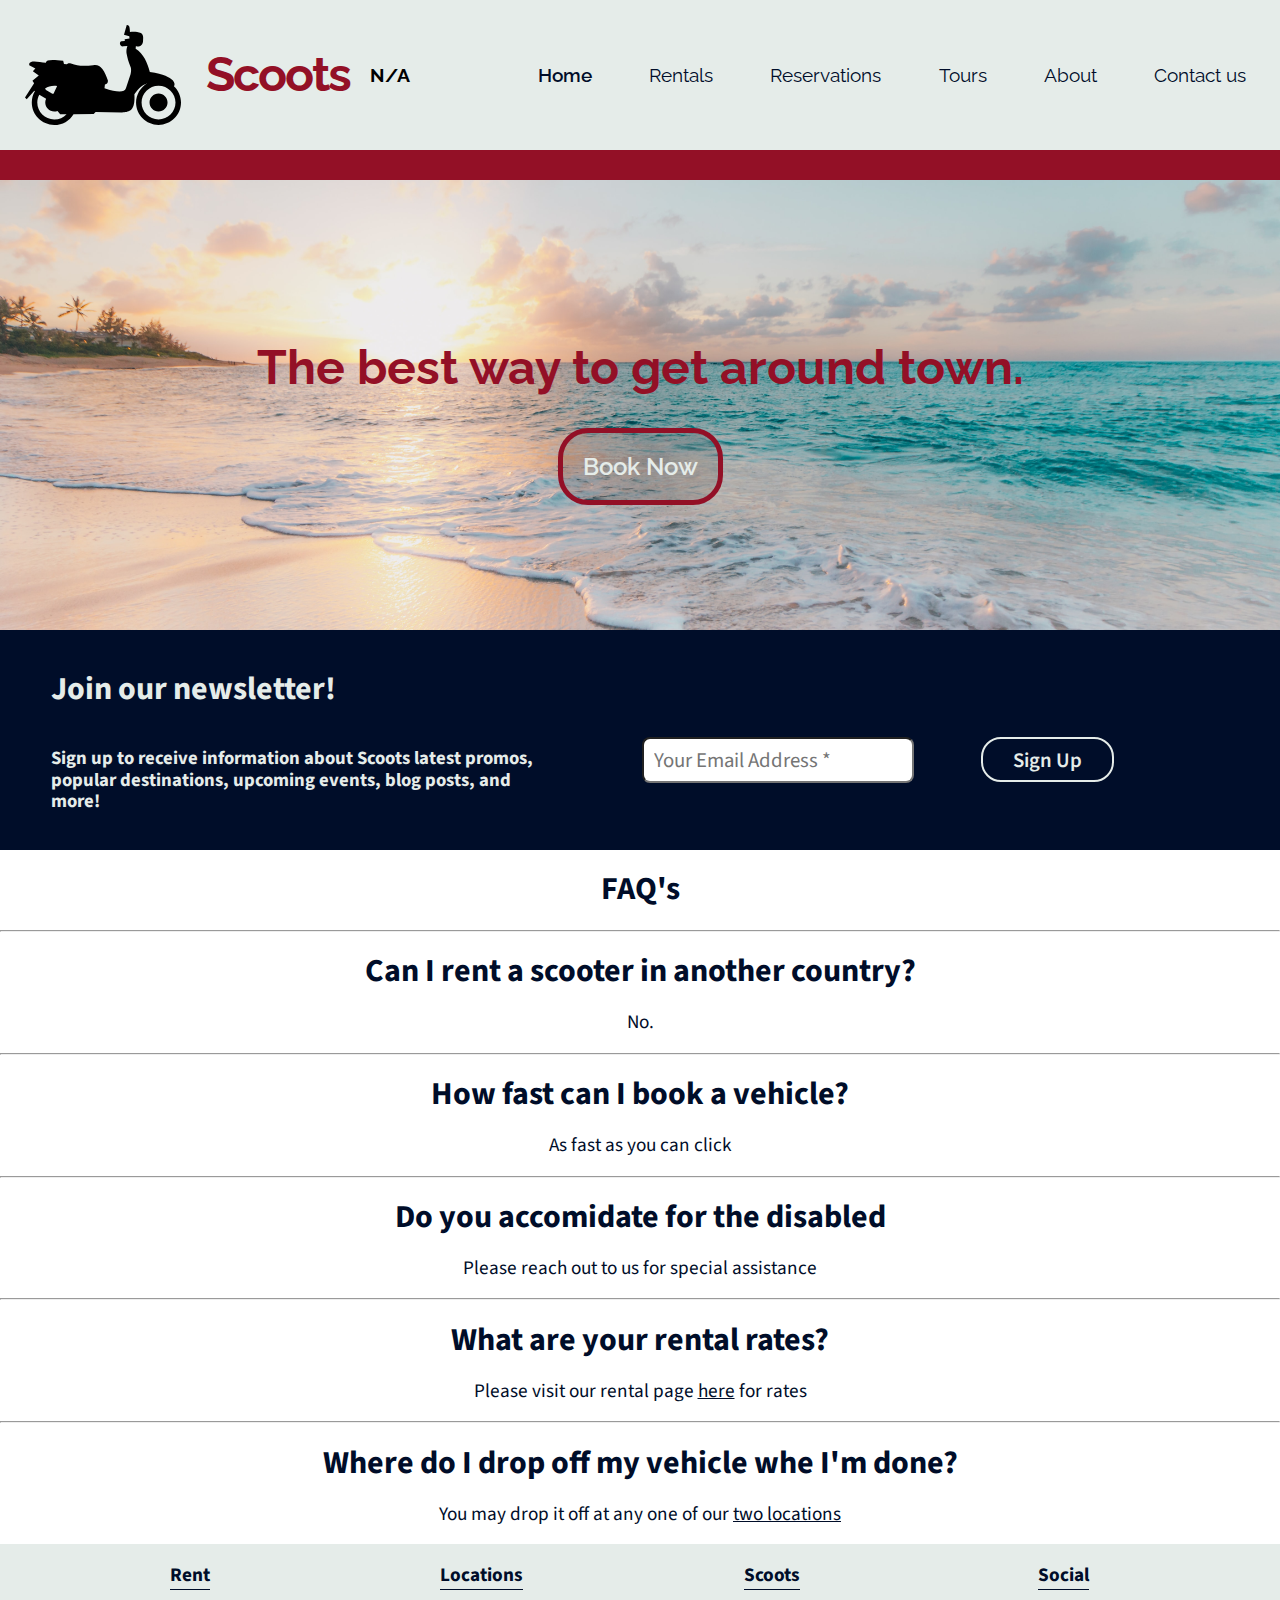
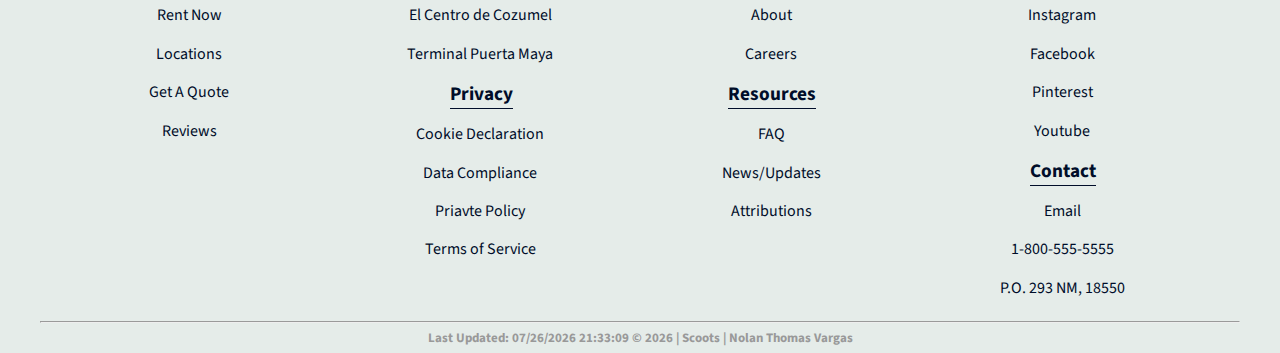
<file: index.html>
<!DOCTYPE html>
<html lang="en">
  <head>
    <meta charset="UTF-8" />
    <meta http-equiv="X-UA-Compatible" content="IE=edge" />
    <meta name="viewport" content="width=device-width, initial-scale=1.0" />
    <link rel="stylesheet" href="./styles/style.css" />
    <link rel="stylesheet" href="./styles/normalize.css" />
    <link rel="stylesheet" href="./styles/home.css">
    <title>Scoots</title>
  </head>
  <body>
    <nav>
      <a class="logo" href="index.html"
        ><img src="./images/logo.svg" alt="company logo" />
        <h1>Scoots</h1></a
      >

      <h5 class="currentTemp" data-hover="tooltip">N/A</h5>

      <a class="ham" class="ham" href="#"><img src="./images/menu--v1.jpg" /></a>

      <ul class="menu">
        <li id="active" class="menuItem"><a href="index.html">Home</a></li>
        <li class="menuItem">
          <a href="/rentals.html">Rentals</a>
        </li>
        <li class="menuItem"><a href="./reservations.html">Reservations</a></li>
        <li class="menuItem"><a href="./tours.html">Tours</a></li>
        <li class="menuItem"><a href="./about.html">About</a></li>
        <li class="menuItem"><a href="./contact.html">Contact us</a></li>
      </ul>
    </nav>

    <div id="forecast">
        <div id="forecastParent">
            <section class="forecast">
            </section>
        </div>
    </div>

    <div class="hero-image">
      <div class="hero-text">
        <h1>The best way to get around town.</h1>
        <button onclick="location.href='/rentals.html'">Book Now</button>
      </div>
    </div>

    <section class="newsletter">
      <h1 id="join">Join our newsletter!</h1>
      <h3>
        Sign up to receive information about Scoots latest promos, popular
        destinations, upcoming events, blog posts, and more!
      </h3>
      <form class="newsletterForm" method="get" onsubmit="test()">
        <label>
          <input
            id="email"
            type="email"
            name="email"
            placeholder="Your Email Address *"
            required
            value
            autocomplete="email"
          />
        </label>
        <input id="submit" type="submit" value="Sign Up" />
      </form>
    </section>

    <section class="faq">
      <h1 id="faqtitle">FAQ's</h1>
      <hr>
      <h1>Can I rent a scooter in another country?</h1>
      <p>No.</p>
      <hr>
      <h1>How fast can I book a vehicle?</h1>
      <p>As fast as you can click</p>
      <hr>
      <h1>Do you accomidate for the disabled</h1>
      <p>Please reach out to us for special assistance</p>
      <hr>
      <h1>What are your rental rates?</h1>
      <p>Please visit our rental page <a href='/rentals.html'>here</a> for rates</p>
      <hr>
      <h1>Where do I drop off my vehicle whe I'm done?</h1>
      <p>You may drop it off at any one of our <a href='locations.html'>two locations </a></p>
    </section>
    
    <footer>
      <div class="footerContent">
        <div class="footerBlock rent">
          <ul data-header="Rent">
            <a href="/rentals.html"><li>Rent Now</li></a>
            <a href="/locations.html"><li>Locations</li></a>
            <a href="/quote.html"><li>Get A Quote</li></a>
            <a
              href="https://www.bbb.org/"
              target="_blank"
              rel="noopener noreferrer"
              ><li>Reviews</li></a
            >
          </ul>
        </div>

        <div class="footerBlock locations privacy">
          <ul data-header="Locations">
            <a href="/locations.html"> <li>El Centro de Cozumel</li></a>
            <a href="/locations.html"> <li>Terminal Puerta Maya</li></a>
          </ul>

          <ul data-header="Privacy">
            <li>Cookie Declaration</li>
            <li>Data Compliance</li>
            <li>Priavte Policy</li>
            <li>Terms of Service</li>
          </ul>
        </div>

        <div class="footerBlock scoots resources">
          <ul data-header="Scoots">
            <a href="/about.html"> <li>About</li></a>
            <li>Careers</li>
          </ul>

          <ul data-header="Resources">
            <a href="index.html"><li>FAQ</li></a>
            <a href="news.html"> <li>News/Updates</li></a>
            <a class="trigger_popup" onclick="attribute()"> <li>Attributions</li></a>
          </ul>
        </div>

        
        <div class="footerBlock social contact">
          <ul data-header="Social">
            <a
              href="https://instagram.com"
              target="_blank"
              rel="noopener noreferrer"
            >
              <li>Instagram</li></a
            >
            <a
              href="https://instagram.com"
              target="_blank"
              rel="noopener noreferrer"
            >
              <li>Facebook</li></a
            >
            <a
              href="https://facebook.com"
              target="_blank"
              rel="noopener noreferrer"
            >
              <li>Pinterest</li></a
            ><a
            href="https://pinterest.com"
            target="_blank"
            rel="noopener noreferrer"
          >
          <a
          href="https://youtube.com"
          target="_blank"
          rel="noopener noreferrer"
        >
          <li>Youtube</li></a
        > 
          </ul>

          <ul data-header="Contact">
            <li>Email</li>
            <li>1-800-555-5555</li>
            <li>P.O. 293 NM, 18550</li>
          </ul>
        </div>

        <hr />

        <h5 class="subFooter">
          Last Modified: this time | Scoots copyright etc
        </h5>
      </div>
    </footer>

    <div class="attributes">
    </div>


    <script src="js/index.js"></script>
    <script src="js/weather.js"></script>
    <script src='js/footer.js'></script>
    <script src="js/popup.js"></script>
  </body>
</html>
</file>
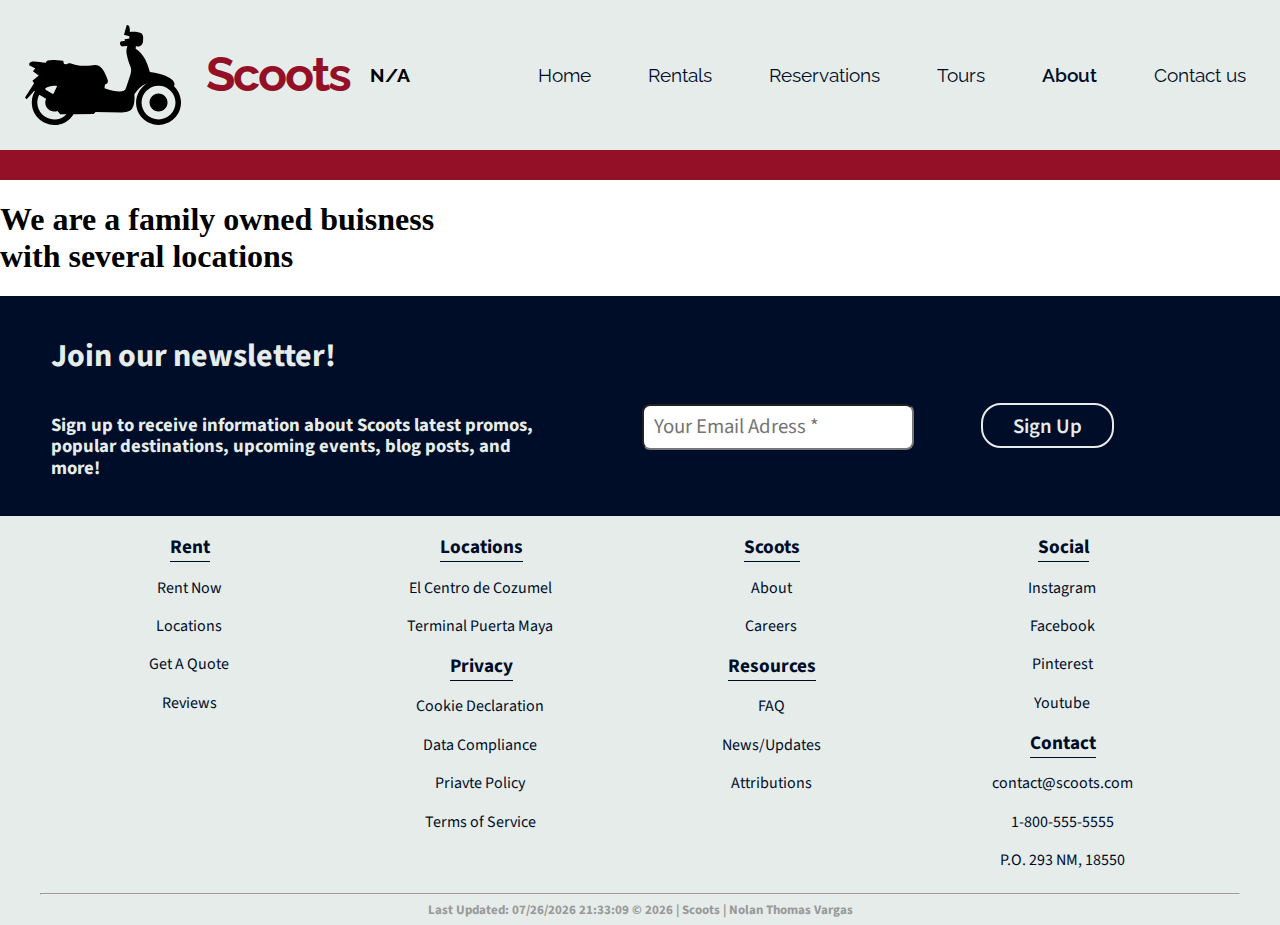
<file: about.html>
<!DOCTYPE html>
<html lang="en">
  <head>
    <meta charset="UTF-8" />
    <meta http-equiv="X-UA-Compatible" content="IE=edge" />
    <meta name="viewport" content="width=device-width, initial-scale=1.0" />
    <link rel="stylesheet" href="./styles/style.css" />
    <link rel="stylesheet" href="./styles/normalize.css" />
    <link rel="stylesheet" href="./styles/home.css">
    <title>About | Scoots</title>
  </head>
  <body>
    <nav>
      <a class="logo" href="index.html"
        ><img src="images/logo.svg" alt="company logo" />
        <h1>Scoots</h1></a
      >

      <h5 class="currentTemp" data-hover="tooltip">N/A</h5>

      <a class="ham" class="ham" href="#"><img src="/images/menu--v1.jpg" /></a>

      <ul class="menu">
        <li class="menuItem"><a href="/index.html">Home</a></li>
        <li class="menuItem">
          <a href="/rentals.html">Rentals</a>
        </li>
        <li class="menuItem"><a href="/reservations.html">Reservations</a></li>
        <li class="menuItem"><a href="/tours.html">Tours</a></li>
        <li id="active" class="menuItem"><a href="/about.html">About</a></li>
        <li class="menuItem"><a href="/contact.html">Contact us</a></li>
      </ul>
    </nav>

    <div id="forecast">
        <div id="forecastParent">
            <section class="forecast">
            </section>
        </div>
    </div>

    <h1>We are a family owned buisness with several locations</h1>

    <section class="newsletter">
      <h1 id="join">Join our newsletter!</h1>
      <h3>
        Sign up to receive information about Scoots latest promos, popular
        destinations, upcoming events, blog posts, and more!
      </h3>
      <form class="newsletterForm" method="get" onsubmit="test()">
        <label>
          <input
            id="email"
            type="email"
            name="email"
            placeholder="Your Email Adress *"
            required
            value
            autocomplete="email"
          />
        </label>
        <input id="submit" type="submit" value="Sign Up" />
      </form>
    </section>

    <footer>
      <div class="footerContent">
        <div class="footerBlock rent">
          <ul data-header="Rent">
            <a href="/rentals.html"><li>Rent Now</li></a>
            <a href="/locations.html"><li>Locations</li></a>
            <a href="/quote.html"><li>Get A Quote</li></a>
            <a
              href="https://www.bbb.org/"
              target="_blank"
              rel="noopener noreferrer"
              ><li>Reviews</li></a
            >
          </ul>
        </div>

        <div class="footerBlock locations privacy">
          <ul data-header="Locations">
            <a href="/locations.html"> <li>El Centro de Cozumel</li></a>
            <a href="/locations.html"> <li>Terminal Puerta Maya</li></a>
          </ul>

          <ul data-header="Privacy">
            <li>Cookie Declaration</li>
            <li>Data Compliance</li>
            <li>Priavte Policy</li>
            <li>Terms of Service</li>
          </ul>
        </div>

        <div class="footerBlock scoots resources">
          <ul data-header="Scoots">
            <a href="/about.html"> <li>About</li></a>
            <li>Careers</li>
          </ul>

          <ul data-header="Resources">
            <a href="index.html"><li>FAQ</li></a>
            <a href="news.html"> <li>News/Updates</li></a>
            <a class="trigger_popup" onclick="attribute()"> <li>Attributions</li></a>
          </ul>
        </div>

        
        <div class="footerBlock social contact">
          <ul data-header="Social">
            <a
              href="https://instagram.com"
              target="_blank"
              rel="noopener noreferrer"
            >
              <li>Instagram</li></a
            >
            <a
              href="https://instagram.com"
              target="_blank"
              rel="noopener noreferrer"
            >
              <li>Facebook</li></a
            >
            <a
              href="https://facebook.com"
              target="_blank"
              rel="noopener noreferrer"
            >
              <li>Pinterest</li></a
            ><a
            href="https://pinterest.com"
            target="_blank"
            rel="noopener noreferrer"
          >
          <a
          href="https://youtube.com"
          target="_blank"
          rel="noopener noreferrer"
        >
          <li>Youtube</li></a
        > 
          </ul>

          <ul data-header="Contact">
            <li>contact@scoots.com</li>
            <li>1-800-555-5555</li>
            <li>P.O. 293 NM, 18550</li>
          </ul>
        </div>

        <hr />

        <h5 class="subFooter">
          Last Modified: this time | Scoots copyright etc
        </h5>
      </div>
    </footer>

    <div class="attributes">
    </div>


    <script src="js/index.js"></script>
    <script src="/js/weather.js"></script>
    <script src='/js/footer.js'></script>
    <script src="js/popup.js"></script>
  </body>
</html>
<!DOCTYPE html>
<html lang="en">
  <head>
    <meta charset="UTF-8" />
    <meta http-equiv="X-UA-Compatible" content="IE=edge" />
    <meta name="viewport" content="width=device-width, initial-scale=1.0" />
    <title>About us | Scoots</title>
  </head>
  <body></body>
</html>
</file>
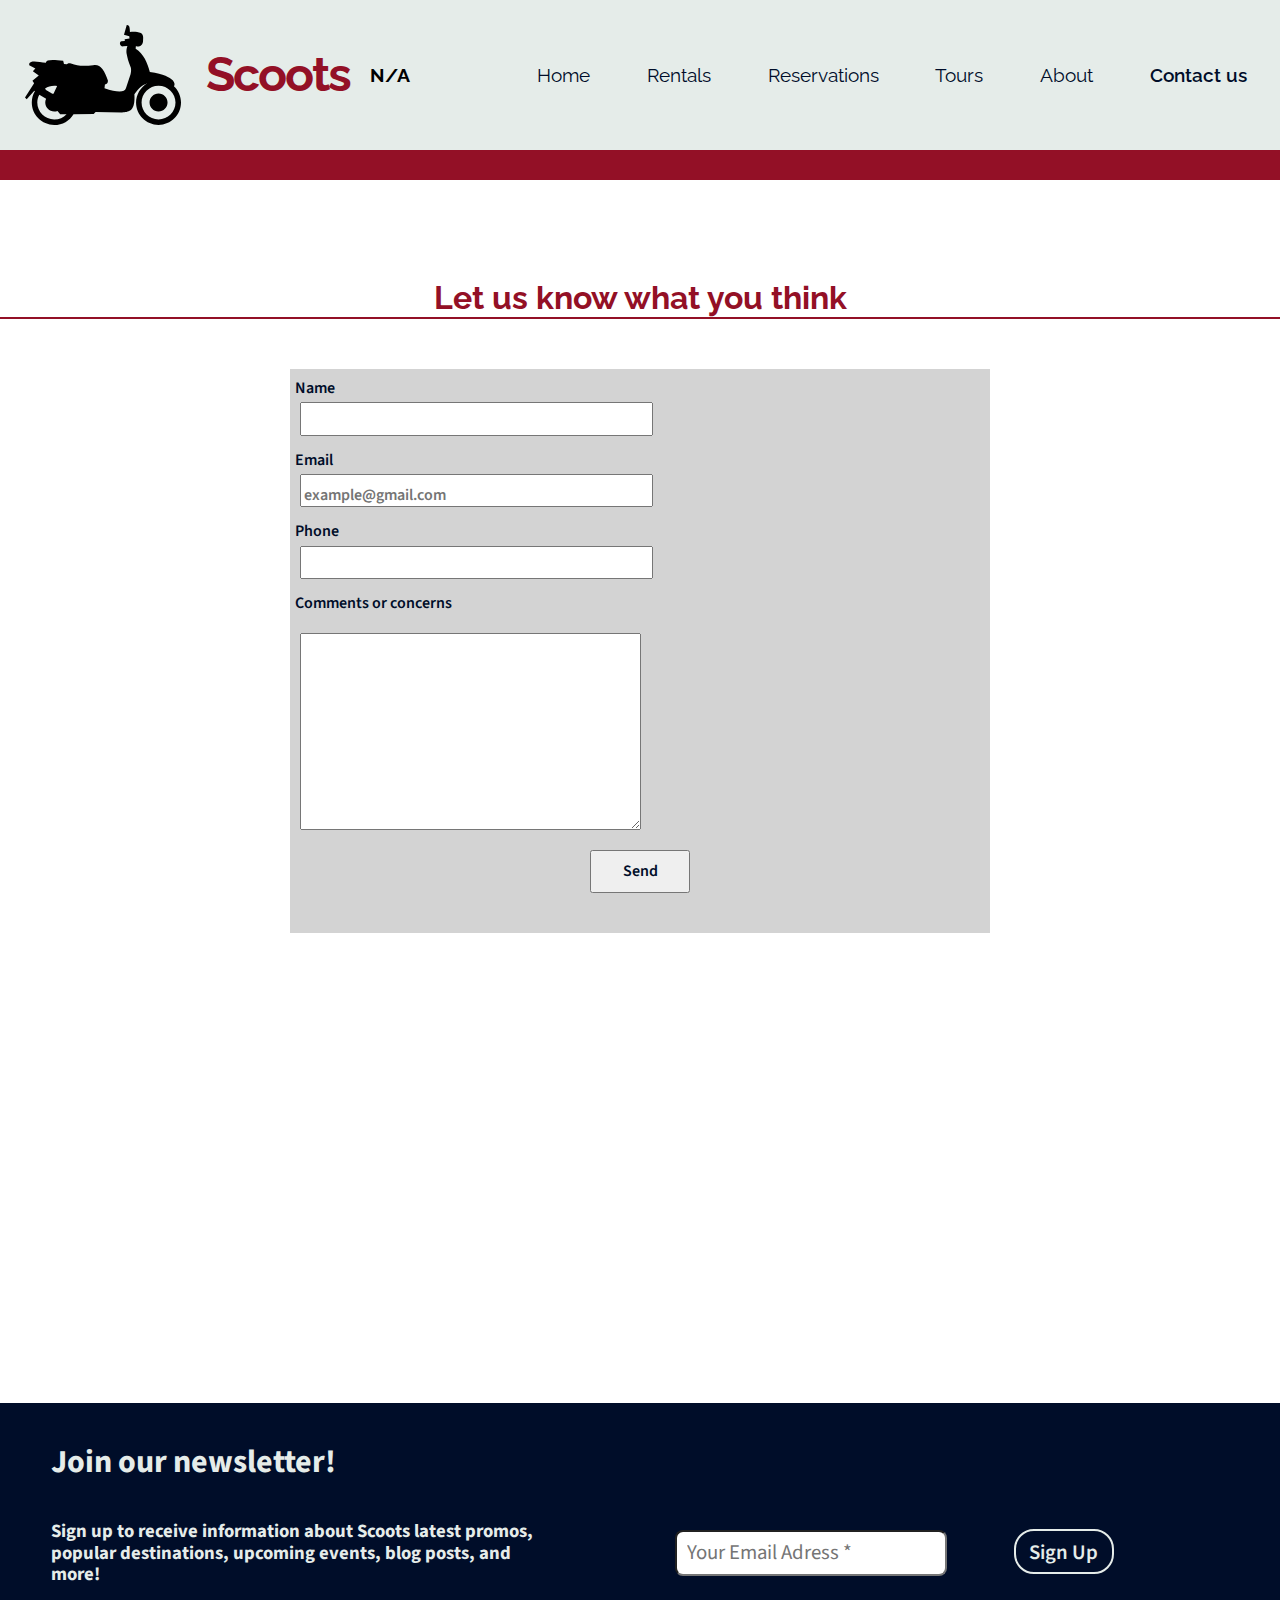
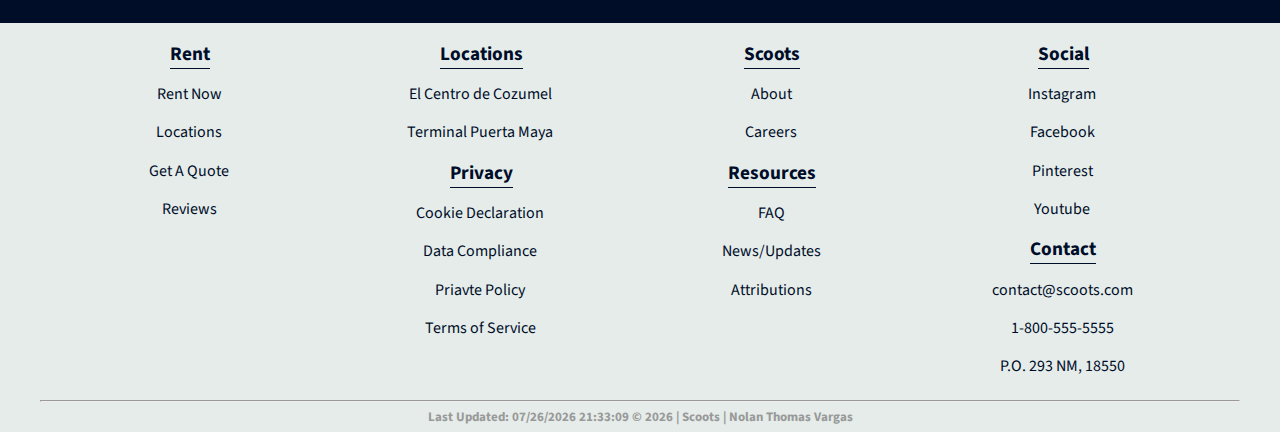
<file: contact.html>
<!DOCTYPE html>
<html lang="en">
  <head>
    <meta charset="UTF-8" />
    <meta http-equiv="X-UA-Compatible" content="IE=edge" />
    <meta name="viewport" content="width=device-width, initial-scale=1.0" />
    <link rel="stylesheet" href="./styles/style.css" />
    <link rel="stylesheet" href="./styles/normalize.css" />
    <link rel="stylesheet" href="./styles/reservations.css">
    <title>Contact | Scoots</title>
  </head>
  <body>
    <nav>
      <a class="logo" href="index.html"
        ><img src="images/logo.svg" alt="company logo" />
        <h1>Scoots</h1></a
      >

      <h5 class="currentTemp" data-hover="tooltip">N/A</h5>

      <a class="ham" class="ham" href="#"><img src="/images/menu--v1.jpg" /></a>

      <ul class="menu">
        <li class="menuItem"><a href="/index.html">Home</a></li>
        <li class="menuItem">
          <a href="/rentals.html">Rentals</a>
        </li>
        <li class="menuItem"><a href="/reservations.html">Reservations</a></li>
        <li class="menuItem"><a href="/tours.html">Tours</a></li>
        <li class="menuItem"><a href="/about.html">About</a></li>
        <li  id="active" class="menuItem"><a href="/contact.html">Contact us</a></li>
      </ul>
    </nav>

    <div id="forecast">
        <div id="forecastParent">
            <section class="forecast">
            </section>
        </div>
    </div>

    <h1 id="title">Let us know what you think</h1>

    <form id="contact" class="form" method="get" action="contactthanks.html">
      <label>
        Name
        <input
          type="text"
          name="name"
          pattern="[A-Za-z]{2,256}"
          title="Name must be a minimum of 2 letters"
          required
        />
      </label>
  
      <label>
        Email
        <input
          type="email"
          name="email"
          placeholder="example@gmail.com"
          required
        />
      </label>
  
      <label>
        Phone
        <input
          type="tel"
          name="tel"
          pattern="[\d]{10}"
          title="10 Digits only"
          required
        />
      </label>  
  
      <h4>Comments or concerns </h4>
      <label>
        <textarea name="additionalComments" rows="10" cols="40"></textarea>
      </label>
      <input type="submit" value="Send" />
    </form>


    <iframe src="https://www.google.com/maps/embed?pb=!1m14!1m12!1m3!1d119517.54687094314!2d-86.99552710175715!3d20.59118802150445!2m3!1f0!2f0!3f0!3m2!1i1024!2i768!4f13.1!5e0!3m2!1sen!2sus!4v1649272102566!5m2!1sen!2sus" width="600" height="450" style="border:0;" allowfullscreen="" loading="lazy" referrerpolicy="no-referrer-when-downgrade"></iframe>    <section class="newsletter">
      <h1 id="join">Join our newsletter!</h1>
      <h3>
        Sign up to receive information about Scoots latest promos, popular
        destinations, upcoming events, blog posts, and more!
      </h3>
      <form class="newsletterForm" method="get" onsubmit="test()">
        <label>
          <input
            id="email"
            type="email"
            name="email"
            placeholder="Your Email Adress *"
            required
            value
            autocomplete="email"
          />
        </label>
        <input id="submit" type="submit" value="Sign Up" />
      </form>
    </section>

    <footer>
      <div class="footerContent">
        <div class="footerBlock rent">
          <ul data-header="Rent">
            <a href="/rentals.html"><li>Rent Now</li></a>
            <a href="/locations.html"><li>Locations</li></a>
            <a href="/quote.html"><li>Get A Quote</li></a>
            <a
              href="https://www.bbb.org/"
              target="_blank"
              rel="noopener noreferrer"
              ><li>Reviews</li></a
            >
          </ul>
        </div>

        <div class="footerBlock locations privacy">
          <ul data-header="Locations">
            <a href="/locations.html"> <li>El Centro de Cozumel</li></a>
            <a href="/locations.html"> <li>Terminal Puerta Maya</li></a>
          </ul>

          <ul data-header="Privacy">
            <li>Cookie Declaration</li>
            <li>Data Compliance</li>
            <li>Priavte Policy</li>
            <li>Terms of Service</li>
          </ul>
        </div>

        <div class="footerBlock scoots resources">
          <ul data-header="Scoots">
            <a href="/about.html"> <li>About</li></a>
            <li>Careers</li>
          </ul>

          <ul data-header="Resources">
            <a href="index.html"><li>FAQ</li></a>
            <a href="news.html"> <li>News/Updates</li></a>
            <a class="trigger_popup" onclick="attribute()"> <li>Attributions</li></a>
          </ul>
        </div>

        
        <div class="footerBlock social contact">
          <ul data-header="Social">
            <a
              href="https://instagram.com"
              target="_blank"
              rel="noopener noreferrer"
            >
              <li>Instagram</li></a
            >
            <a
              href="https://instagram.com"
              target="_blank"
              rel="noopener noreferrer"
            >
              <li>Facebook</li></a
            >
            <a
              href="https://facebook.com"
              target="_blank"
              rel="noopener noreferrer"
            >
              <li>Pinterest</li></a
            ><a
            href="https://pinterest.com"
            target="_blank"
            rel="noopener noreferrer"
          >
          <a
          href="https://youtube.com"
          target="_blank"
          rel="noopener noreferrer"
        >
          <li>Youtube</li></a
        > 
          </ul>

          <ul data-header="Contact">
            <li>contact@scoots.com</li>
            <li>1-800-555-5555</li>
            <li>P.O. 293 NM, 18550</li>
          </ul>
        </div>

        <hr />

        <h5 class="subFooter">
          Last Modified: this time | Scoots copyright etc
        </h5>
      </div>
    </footer>

    <div class="attributes">
    </div>


    <script src="js/index.js"></script>
    <script src="/js/weather.js"></script>
    <script src='/js/footer.js'></script>
    <script src="js/popup.js"></script>
  </body>
</html>
</file>
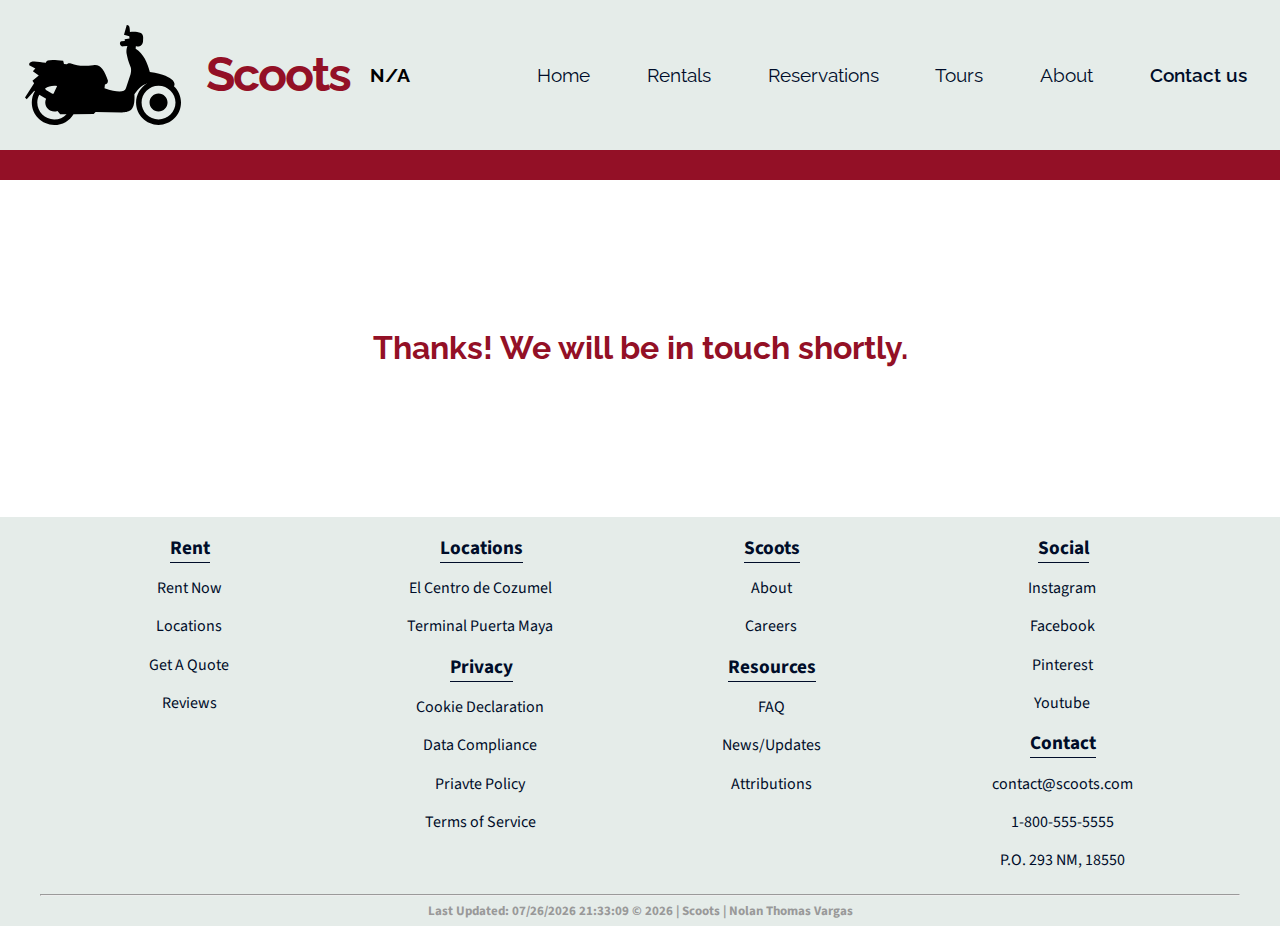
<file: contactthanks.html>
<!DOCTYPE html>
<html lang="en">
  <head>
    <meta charset="UTF-8" />
    <meta http-equiv="X-UA-Compatible" content="IE=edge" />
    <meta name="viewport" content="width=device-width, initial-scale=1.0" />
    <link rel="stylesheet" href="./styles/style.css" />
    <link rel="stylesheet" href="./styles/thanks.css">
    <link rel="stylesheet" href="./styles/normalize.css" />
    <title>Thanks | Scoots</title>
  </head>
  <body>
    <nav>
      <a class="logo" href="index.html"
        ><img src="images/logo.svg" alt="company logo" />
        <h1>Scoots</h1></a
      >

      <h5 class="currentTemp" data-hover="tooltip">N/A</h5>

      <a class="ham" class="ham" href="#"><img src="/images/menu--v1.jpg" /></a>

      <ul class="menu">
        <li class="menuItem"><a href="/index.html">Home</a></li>
        <li class="menuItem">
          <a href="/rentals.html">Rentals</a>
        </li>
        <li class="menuItem"><a href="/reservations.html">Reservations</a></li>
        <li class="menuItem"><a href="/tours.html">Tours</a></li>
        <li class="menuItem"><a href="/about.html">About</a></li>
        <li  id="active" class="menuItem"><a href="/contact.html">Contact us</a></li>
      </ul>
    </nav>

    <div id="forecast">
        <div id="forecastParent">
            <section class="forecast">
            </section>
        </div>
    </div>

    <h1 class="title">Thanks! We will be in touch shortly.</h1>
    <footer>
      <div class="footerContent">
        <div class="footerBlock rent">
          <ul data-header="Rent">
            <a href="/rentals.html"><li>Rent Now</li></a>
            <a href="/locations.html"><li>Locations</li></a>
            <a href="/quote.html"><li>Get A Quote</li></a>
            <a
              href="https://www.bbb.org/"
              target="_blank"
              rel="noopener noreferrer"
              ><li>Reviews</li></a
            >
          </ul>
        </div>

        <div class="footerBlock locations privacy">
          <ul data-header="Locations">
            <a href="/locations.html"> <li>El Centro de Cozumel</li></a>
            <a href="/locations.html"> <li>Terminal Puerta Maya</li></a>
          </ul>

          <ul data-header="Privacy">
            <li>Cookie Declaration</li>
            <li>Data Compliance</li>
            <li>Priavte Policy</li>
            <li>Terms of Service</li>
          </ul>
        </div>

        <div class="footerBlock scoots resources">
          <ul data-header="Scoots">
            <a href="/about.html"> <li>About</li></a>
            <li>Careers</li>
          </ul>

          <ul data-header="Resources">
            <a href="index.html"><li>FAQ</li></a>
            <a href="news.html"> <li>News/Updates</li></a>
            <a class="trigger_popup" onclick="attribute()"> <li>Attributions</li></a>
          </ul>
        </div>

        
        <div class="footerBlock social contact">
          <ul data-header="Social">
            <a
              href="https://instagram.com"
              target="_blank"
              rel="noopener noreferrer"
            >
              <li>Instagram</li></a
            >
            <a
              href="https://instagram.com"
              target="_blank"
              rel="noopener noreferrer"
            >
              <li>Facebook</li></a
            >
            <a
              href="https://facebook.com"
              target="_blank"
              rel="noopener noreferrer"
            >
              <li>Pinterest</li></a
            ><a
            href="https://pinterest.com"
            target="_blank"
            rel="noopener noreferrer"
          >
          <a
          href="https://youtube.com"
          target="_blank"
          rel="noopener noreferrer"
        >
          <li>Youtube</li></a
        > 
          </ul>

          <ul data-header="Contact">
            <li>contact@scoots.com</li>
            <li>1-800-555-5555</li>
            <li>P.O. 293 NM, 18550</li>
          </ul>
        </div>

        <hr />

        <h5 class="subFooter">
          Last Modified: this time | Scoots copyright etc
        </h5>
      </div>
    </footer>

    <div class="attributes">
    </div>


    <script src="js/index.js"></script>
    <script src="/js/weather.js"></script>
    <script src='/js/footer.js'></script>
    <script src="js/popup.js"></script>
  </body>
</html>
</file>
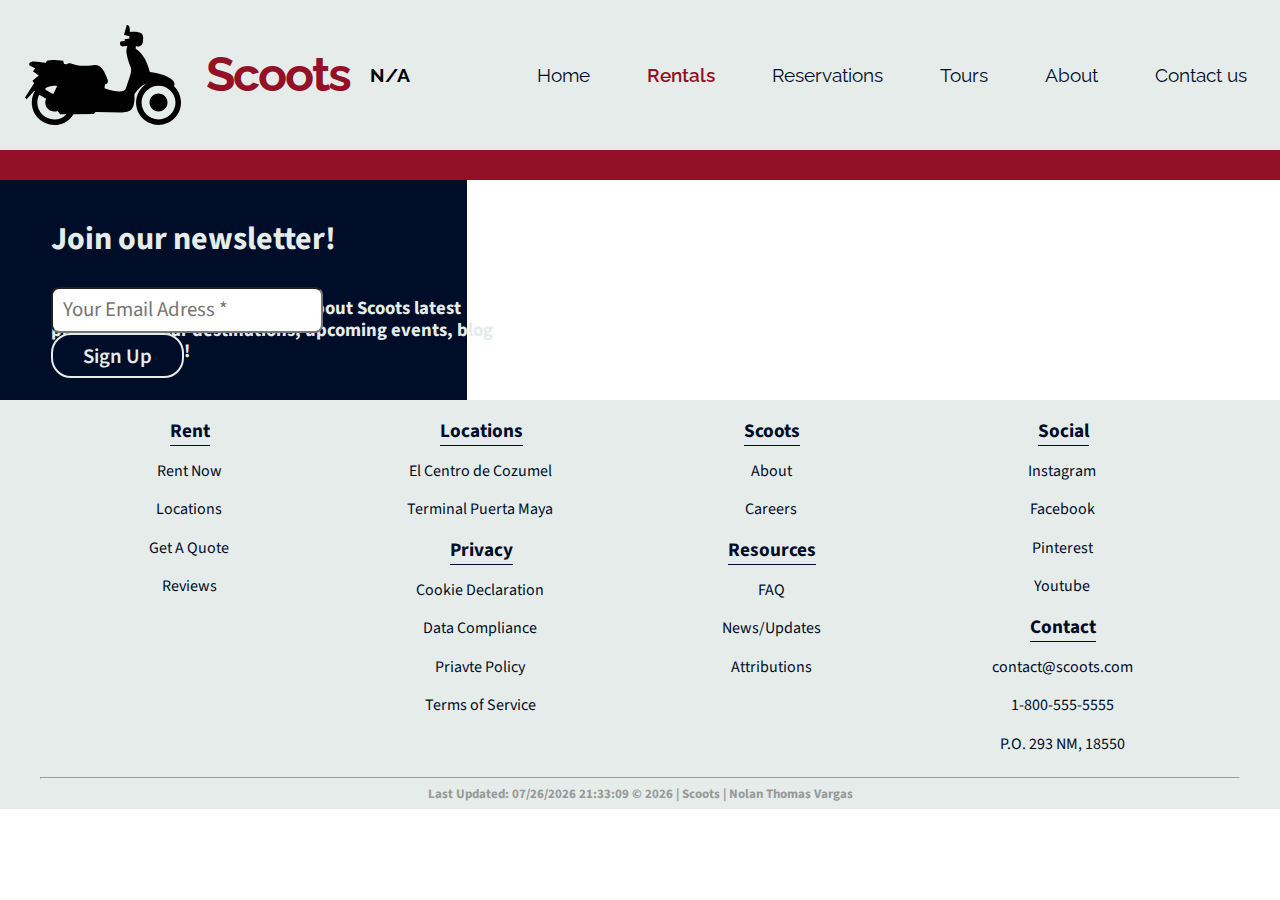
<file: locations.html>
<!DOCTYPE html>
<html lang="en">
  <head>
    <meta charset="UTF-8" />
    <meta http-equiv="X-UA-Compatible" content="IE=edge" />
    <meta name="viewport" content="width=device-width, initial-scale=1.0" />
    <link rel="stylesheet" href="./styles/style.css" />
    <link rel="stylesheet" href="./styles/normalize.css" />
    <title>Rentals | Scoots</title>
  </head>
  <body>
    <nav>
      <a class="logo" href="index.html"
        ><img src="images/logo.svg" alt="company logo" />
        <h1>Scoots</h1></a
      >

      <h5 class="currentTemp" data-hover="tooltip">N/A</h5>

      <a class="ham" class="ham" href="#"><img src="/images/menu--v1.jpg" /></a>

      <ul class="menu">
        <li class="menuItem"><a href="/index.html">Home</a></li>
        <li class="menuItem">
          <a id="active" href="/rentals.html">Rentals</a>
        </li>
        <li class="menuItem"><a href="/reservations.html">Reservations</a></li>
        <li class="menuItem"><a href="/tours.html">Tours</a></li>
        <li class="menuItem"><a href="/about.html">About</a></li>
        <li class="menuItem"><a href="/contact.html">Contact us</a></li>
      </ul>
    </nav>

    <div id="forecast">
        <div id="forecastParent">
            <section class="forecast">
            </section>
        </div>
    </div>

    <section class="newsletter">
      <h1 id="join">Join our newsletter!</h1>
      <h3>
        Sign up to receive information about Scoots latest promos, popular
        destinations, upcoming events, blog posts, and more!
      </h3>
      <form class="newsletterForm" method="get" onsubmit="test()">
        <label>
          <input
            id="email"
            type="email"
            name="email"
            placeholder="Your Email Adress *"
            required
            value
            autocomplete="email"
          />
        </label>
        <input id="submit" type="submit" value="Sign Up" />
      </form>
    </section>

    <footer>
      <div class="footerContent">
        <div class="footerBlock rent">
          <ul data-header="Rent">
            <a href="/rentals.html"><li>Rent Now</li></a>
            <a href="/locations.html"><li>Locations</li></a>
            <a href="/quote.html"><li>Get A Quote</li></a>
            <a
              href="https://www.bbb.org/"
              target="_blank"
              rel="noopener noreferrer"
              ><li>Reviews</li></a
            >
          </ul>
        </div>

        <div class="footerBlock locations privacy">
          <ul data-header="Locations">
            <a href="/locations.html"> <li>El Centro de Cozumel</li></a>
            <a href="/locations.html"> <li>Terminal Puerta Maya</li></a>
          </ul>

          <ul data-header="Privacy">
            <li>Cookie Declaration</li>
            <li>Data Compliance</li>
            <li>Priavte Policy</li>
            <li>Terms of Service</li>
          </ul>
        </div>

        <div class="footerBlock scoots resources">
          <ul data-header="Scoots">
            <a href="/about.html"> <li>About</li></a>
            <li>Careers</li>
          </ul>

          <ul data-header="Resources">
            <a href="index.html"><li>FAQ</li></a>
            <a href="news.html"> <li>News/Updates</li></a>
            <a class="trigger_popup" onclick="attribute()"> <li>Attributions</li></a>
          </ul>
        </div>

        
        <div class="footerBlock social contact">
          <ul data-header="Social">
            <a
              href="https://instagram.com"
              target="_blank"
              rel="noopener noreferrer"
            >
              <li>Instagram</li></a
            >
            <a
              href="https://instagram.com"
              target="_blank"
              rel="noopener noreferrer"
            >
              <li>Facebook</li></a
            >
            <a
              href="https://facebook.com"
              target="_blank"
              rel="noopener noreferrer"
            >
              <li>Pinterest</li></a
            ><a
            href="https://pinterest.com"
            target="_blank"
            rel="noopener noreferrer"
          >
          <a
          href="https://youtube.com"
          target="_blank"
          rel="noopener noreferrer"
        >
          <li>Youtube</li></a
        > 
          </ul>

          <ul data-header="Contact">
            <li>contact@scoots.com</li>
            <li>1-800-555-5555</li>
            <li>P.O. 293 NM, 18550</li>
          </ul>
        </div>

        <hr />

        <h5 class="subFooter">
          Last Modified: this time | Scoots copyright etc
        </h5>
      </div>
    </footer>

    <div class="attributes">
    </div>


    <script src="js/index.js"></script>
    <script src="/js/weather.js"></script>
    <script src='/js/footer.js'></script>
    <script src="js/popup.js"></script>
  </body>
</html>
</file>
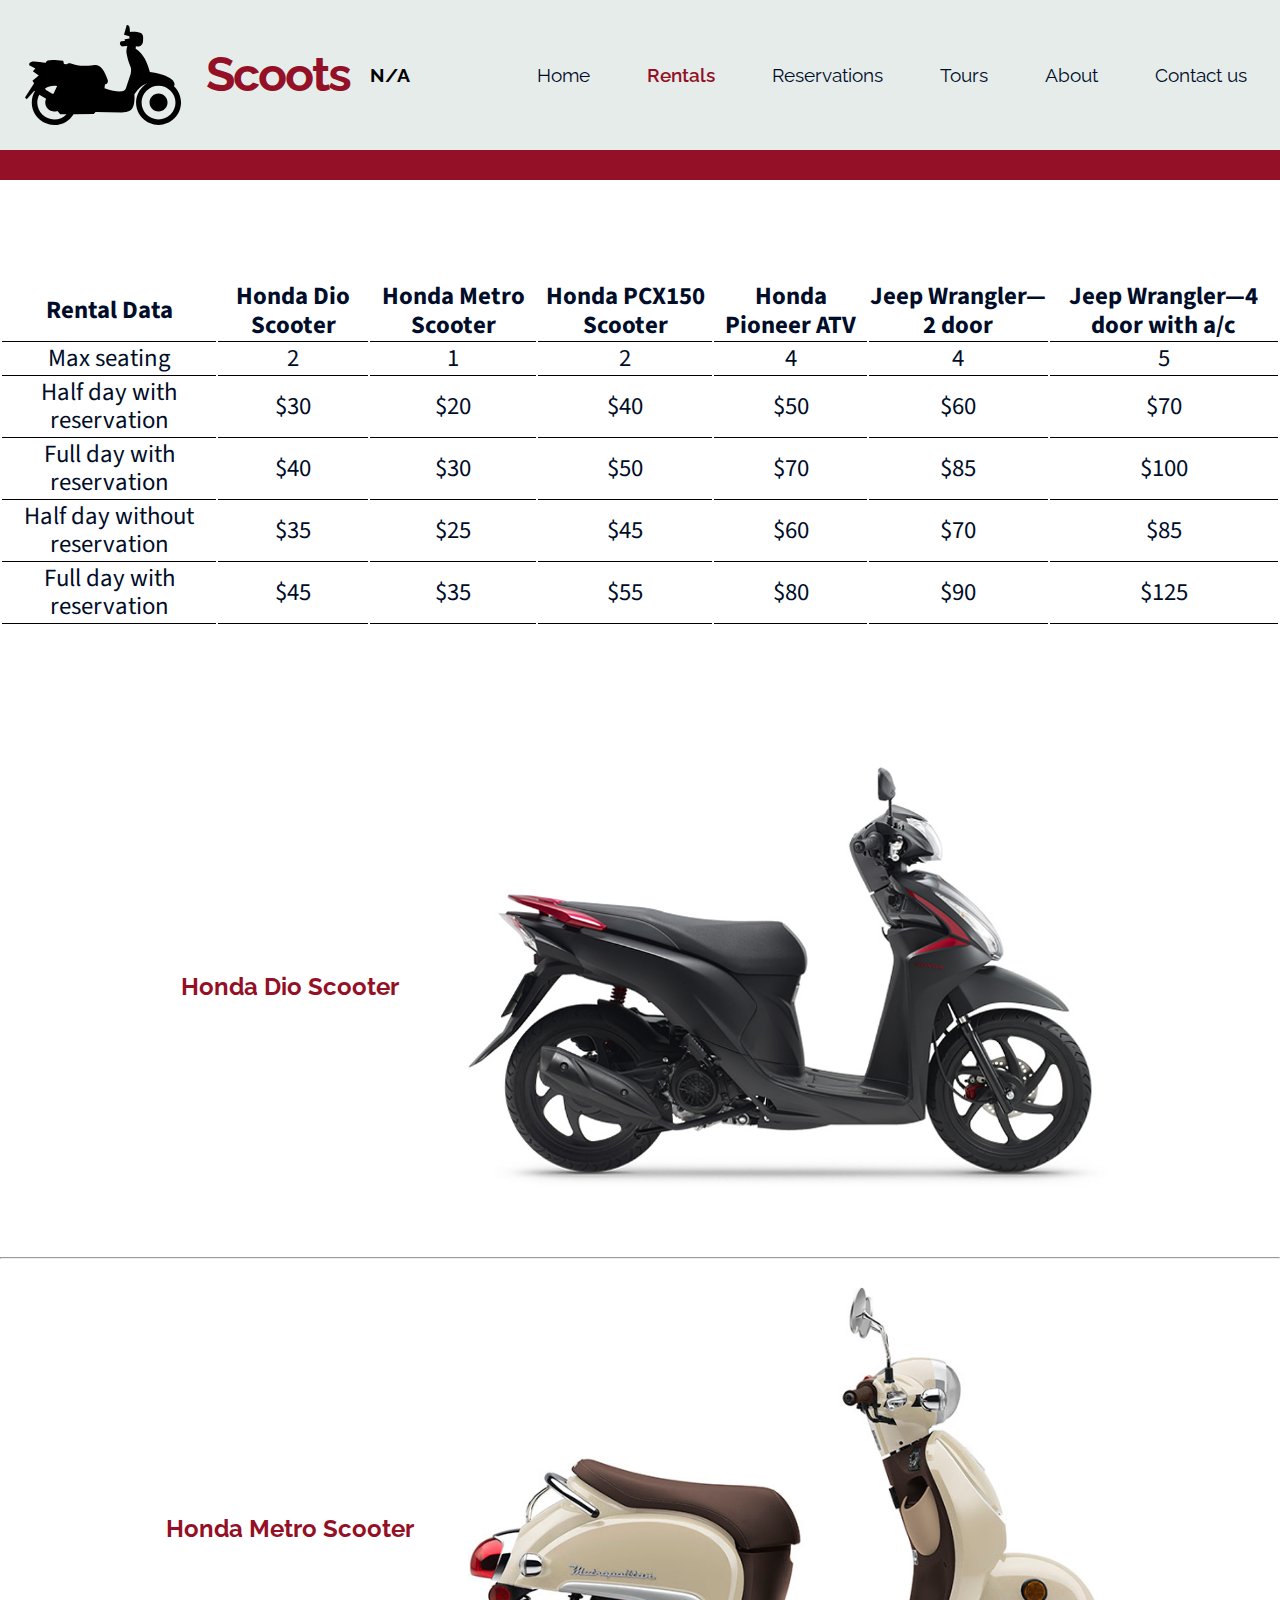
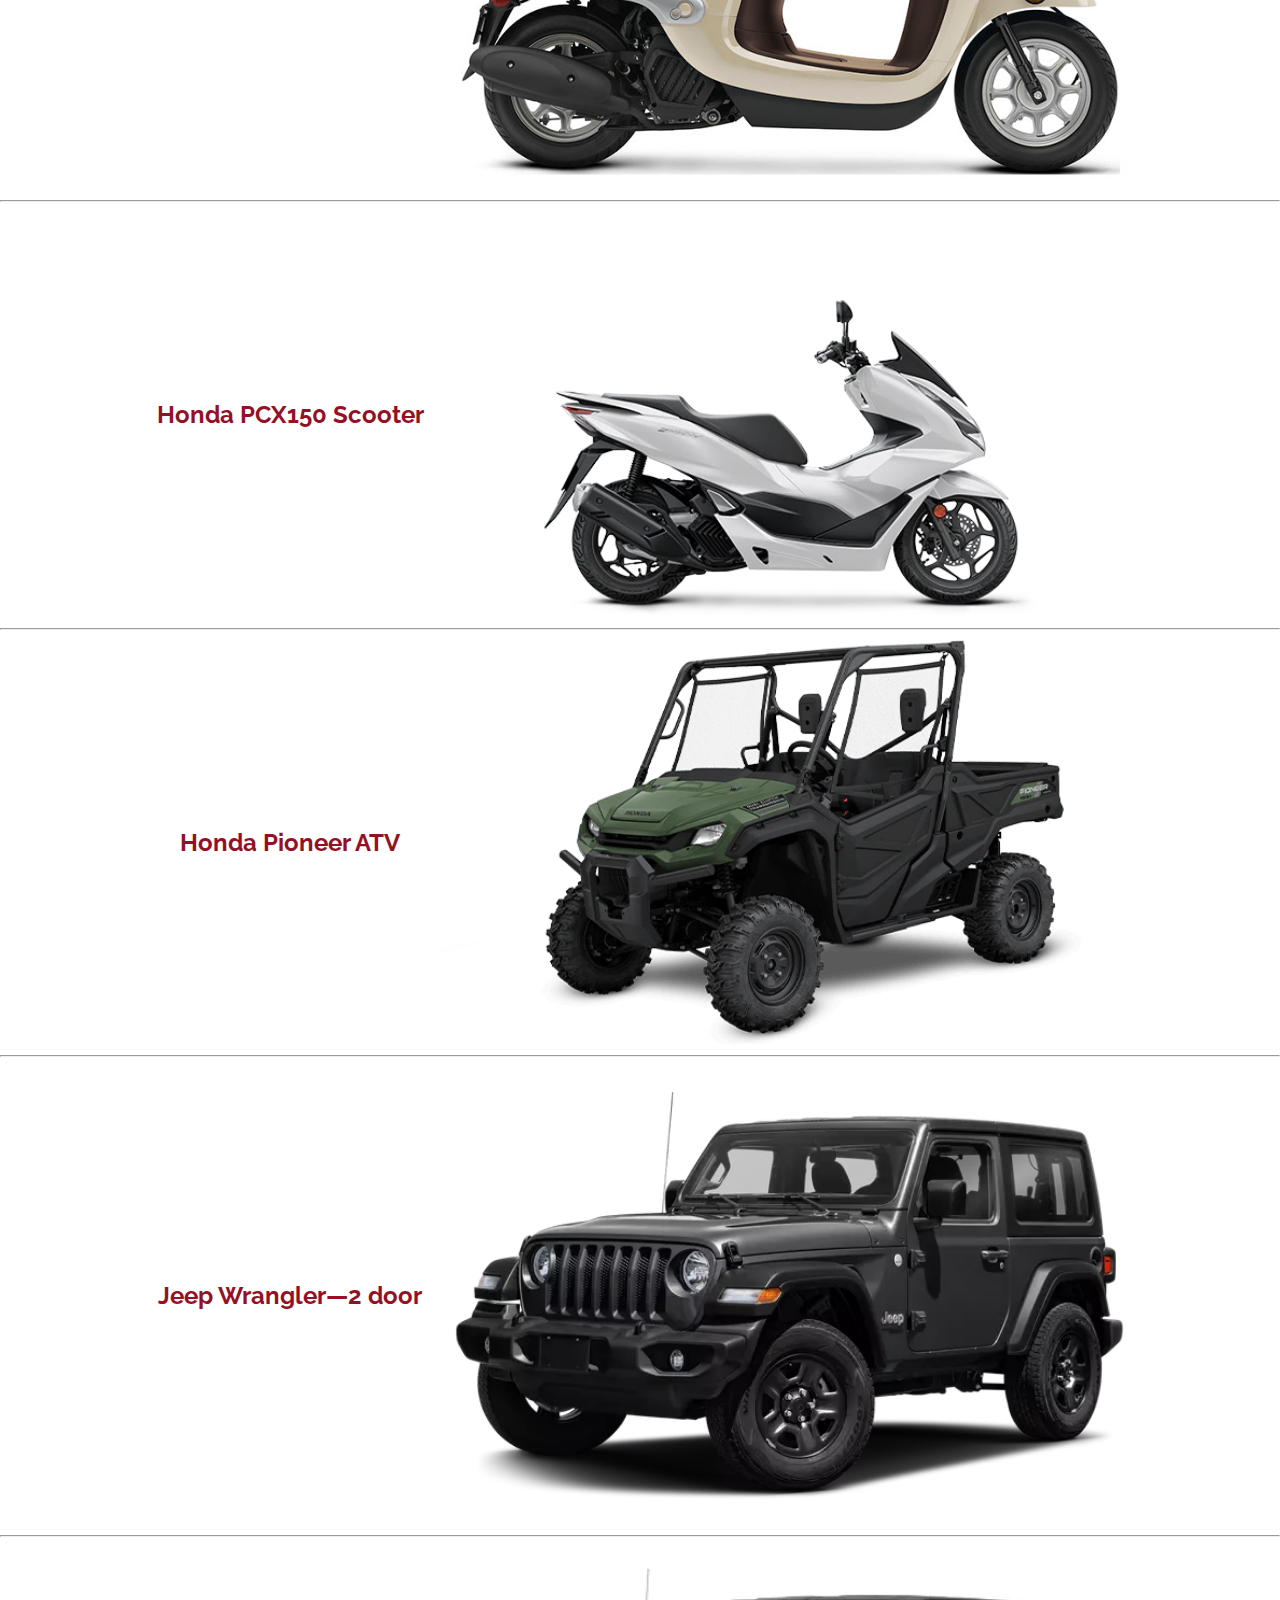
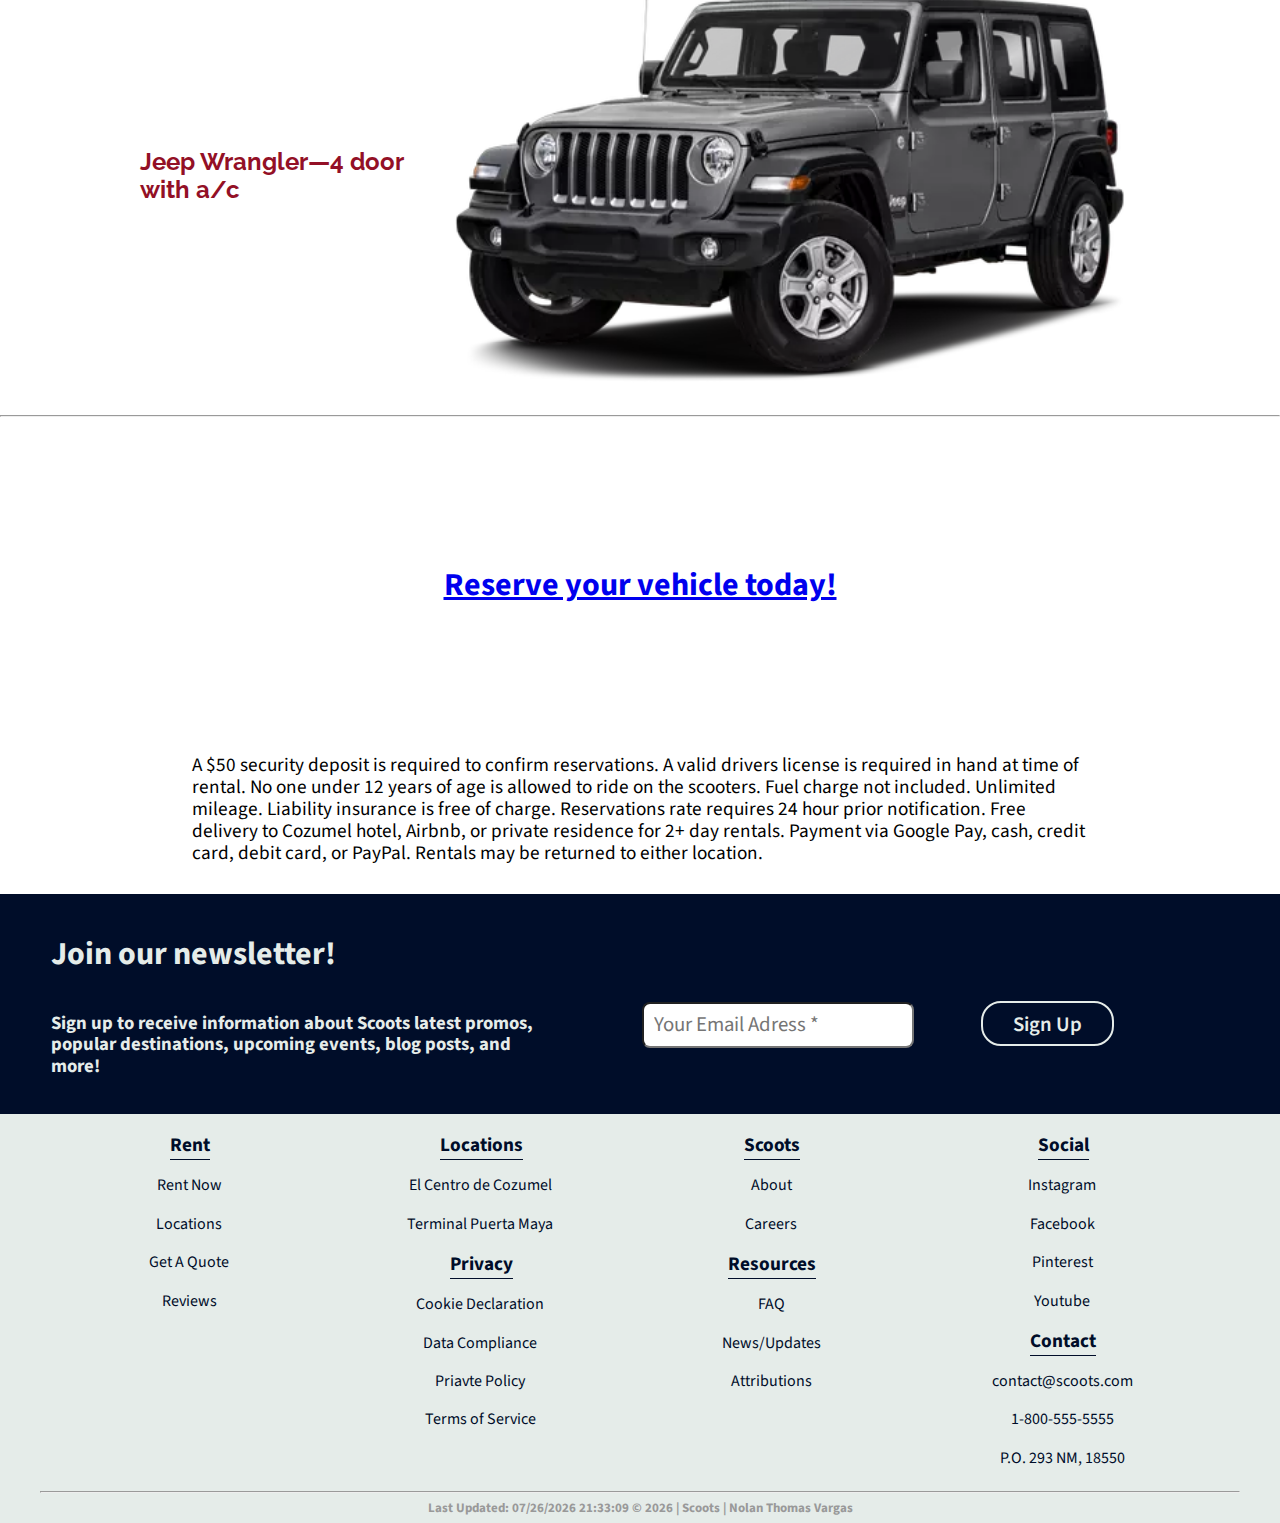
<file: rentals.html>
<!DOCTYPE html>
<html lang="en">
  <head>
    <meta charset="UTF-8" />
    <meta http-equiv="X-UA-Compatible" content="IE=edge" />
    <meta name="viewport" content="width=device-width, initial-scale=1.0" />
    <link rel="stylesheet" href="./styles/style.css" />
    <link rel="stylesheet" href="./styles/normalize.css" />
    <link rel="stylesheet" href="./styles/rentals.css">
    <title>Rentals | Scoots</title>
  </head>
  <body>
    <nav>
      <a class="logo" href="index.html"
        ><img src="images/logo.svg" alt="company logo" />
        <h1>Scoots</h1></a
      >

      <h5 class="currentTemp" data-hover="tooltip">N/A</h5>

      <a class="ham" class="ham" href="#"><img src="/images/menu--v1.jpg" /></a>

      <ul class="menu">
        <li class="menuItem"><a href="/index.html">Home</a></li>
        <li class="menuItem">
          <a id="active" href="/rentals.html">Rentals</a>
        </li>
        <li class="menuItem"><a href="/reservations.html">Reservations</a></li>
        <li class="menuItem"><a href="/tours.html">Tours</a></li>
        <li class="menuItem"><a href="/about.html">About</a></li>
        <li class="menuItem"><a href="/contact.html">Contact us</a></li>
      </ul>
    </nav>

    <div id="forecast">
        <div id="forecastParent">
            <section class="forecast">
            </section>
        </div>
    </div>

    <div class="rental"></div>

    

    <div class="vehicle">
      <h2>Honda Dio Scooter</h2>
      <img src="/images/rental/hondadio.jpg" alt="Honda Dio Scooter">
    </div>
    <hr>

    <div class="vehicle">
      <h2>Honda Metro Scooter</h2>
      <img src="/images/rental/hondametro.jpg" alt="Honda Metro Scooter">
    </div>
    <hr>

    <div class="vehicle">
      <h2>Honda PCX150 Scooter</h2>
      <img src="/images/rental/hondapcx150.jpg" alt="Honda PCX150 Scooter">
    </div>
    <hr>

    <div class="vehicle">
      <h2>Honda Pioneer ATV</h2>
      <img src="/images/rental/hondapioneer.jpg" alt="Honda Pioneer ATV">
    </div>
    <hr>

    <div class="vehicle">
      <h2>Jeep Wrangler—2 door</h2>
      <img src="/images/rental/wrangler2.jpg" alt="Jeep Wrangler—2 door">
    </div>
    <hr>

    <div class="vehicle">
      <h2>Jeep Wrangler—4 door with a/c</h2>
      <img src="/images/rental/wrangler4.jpg" alt="Jeep Wrangler—4 door with a/c">
    </div>
    <hr>

    
    <h1 class="prompt"><a href="/reservations.html">Reserve your vehicle today!</a></h1>

    <p>A $50 security deposit is required to confirm reservations.
      A valid drivers license is required in hand at time of rental.
      No one under 12 years of age is allowed to ride on the scooters.
      Fuel charge not included.
      Unlimited mileage.
      Liability insurance is free of charge.
      Reservations rate requires 24 hour prior notification.
      Free delivery to Cozumel hotel, Airbnb, or private residence for 2+ day rentals.
      Payment via Google Pay, cash, credit card, debit card, or PayPal.
      Rentals may be returned to either location.</p>


    <section class="newsletter">
      <h1 id="join">Join our newsletter!</h1>
      <h3>
        Sign up to receive information about Scoots latest promos, popular
        destinations, upcoming events, blog posts, and more!
      </h3>
      <form class="newsletterForm" method="get" onsubmit="test()">
        <label>
          <input
            id="email"
            type="email"
            name="email"
            placeholder="Your Email Adress *"
            required
            value
            autocomplete="email"
          />
        </label>
        <input id="submit" type="submit" value="Sign Up" />
      </form>
    </section>

    <footer>
      <div class="footerContent">
        <div class="footerBlock rent">
          <ul data-header="Rent">
            <a href="/rentals.html"><li>Rent Now</li></a>
            <a href="/locations.html"><li>Locations</li></a>
            <a href="/quote.html"><li>Get A Quote</li></a>
            <a
              href="https://www.bbb.org/"
              target="_blank"
              rel="noopener noreferrer"
              ><li>Reviews</li></a
            >
          </ul>
        </div>

        <div class="footerBlock locations privacy">
          <ul data-header="Locations">
            <a href="/locations.html"> <li>El Centro de Cozumel</li></a>
            <a href="/locations.html"> <li>Terminal Puerta Maya</li></a>
          </ul>

          <ul data-header="Privacy">
            <li>Cookie Declaration</li>
            <li>Data Compliance</li>
            <li>Priavte Policy</li>
            <li>Terms of Service</li>
          </ul>
        </div>

        <div class="footerBlock scoots resources">
          <ul data-header="Scoots">
            <a href="/about.html"> <li>About</li></a>
            <li>Careers</li>
          </ul>

          <ul data-header="Resources">
            <a href="index.html"><li>FAQ</li></a>
            <a href="news.html"> <li>News/Updates</li></a>
            <a class="trigger_popup" onclick="attribute()"> <li>Attributions</li></a>
          </ul>
        </div>

        
        <div class="footerBlock social contact">
          <ul data-header="Social">
            <a
              href="https://instagram.com"
              target="_blank"
              rel="noopener noreferrer"
            >
              <li>Instagram</li></a
            >
            <a
              href="https://instagram.com"
              target="_blank"
              rel="noopener noreferrer"
            >
              <li>Facebook</li></a
            >
            <a
              href="https://facebook.com"
              target="_blank"
              rel="noopener noreferrer"
            >
              <li>Pinterest</li></a
            ><a
            href="https://pinterest.com"
            target="_blank"
            rel="noopener noreferrer"
          >
          <a
          href="https://youtube.com"
          target="_blank"
          rel="noopener noreferrer"
        >
          <li>Youtube</li></a
        > 
          </ul>

          <ul data-header="Contact">
            <li>contact@scoots.com</li>
            <li>1-800-555-5555</li>
            <li>P.O. 293 NM, 18550</li>
          </ul>
        </div>

        <hr />

        <h5 class="subFooter">
          Last Modified: this time | Scoots copyright etc
        </h5>
      </div>
    </footer>

    <div class="attributes">
    </div>


    <script src="js/index.js"></script>
    <script src="/js/weather.js"></script>
    <script src='/js/footer.js'></script>
    <script src="js/popup.js"></script>
    <script src="js/rentals.js"></script>
  </body>
</html>
</file>
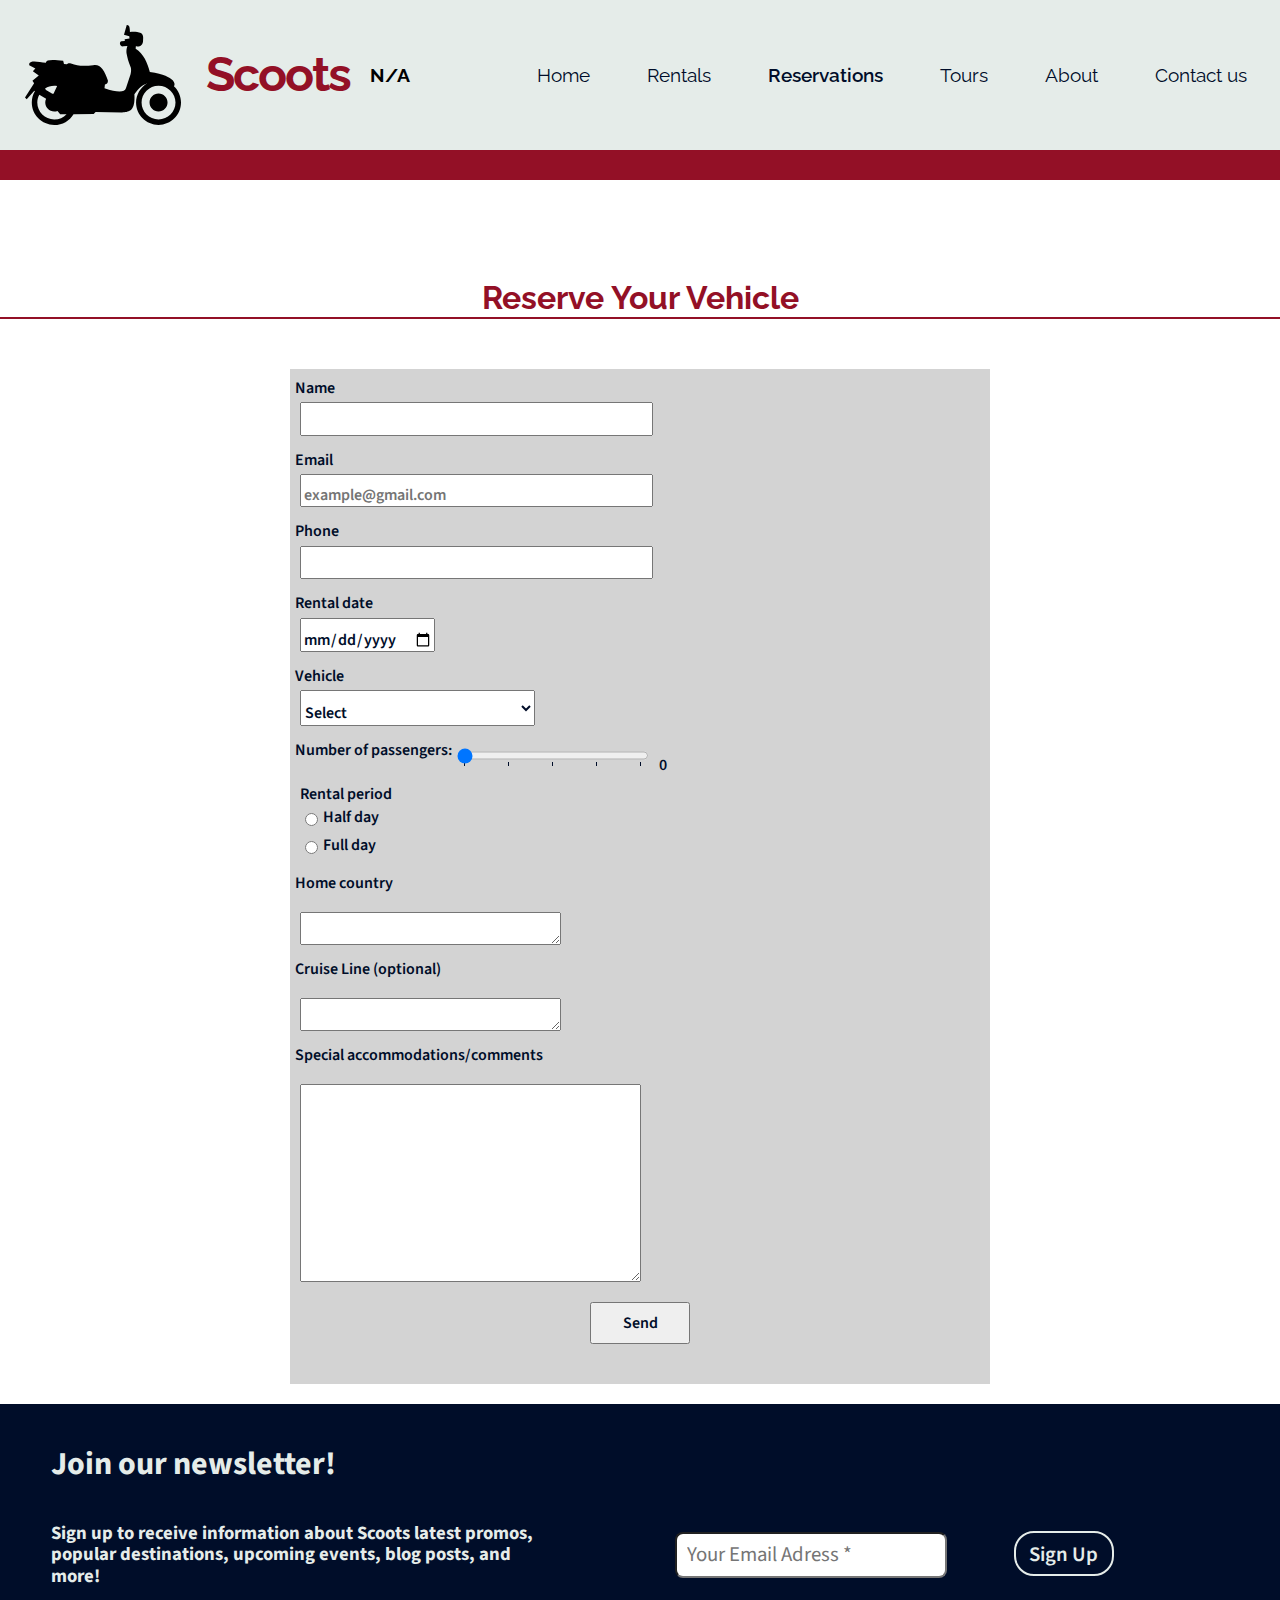
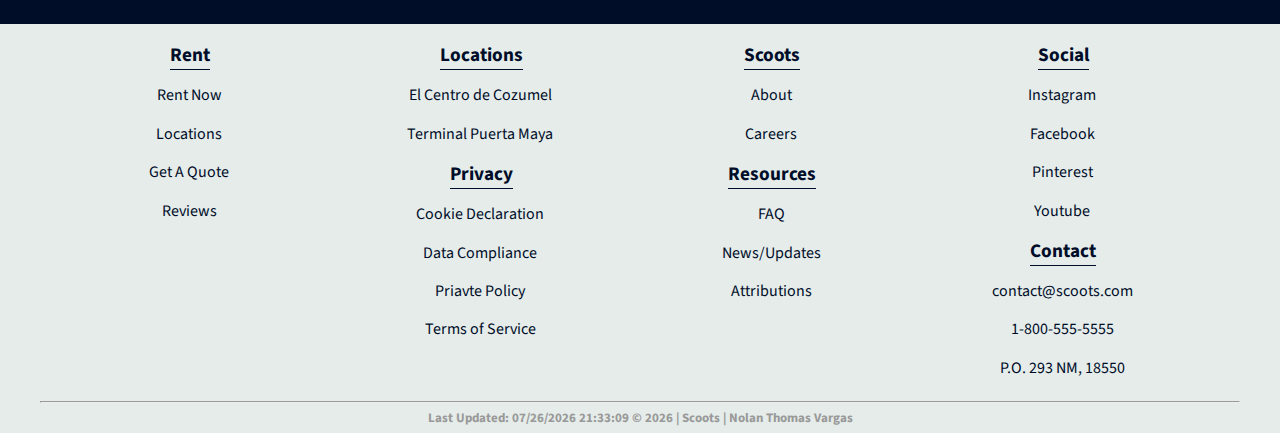
<file: reservations.html>
<!DOCTYPE html>
<html lang="en">
  <head>
    <meta charset="UTF-8" />
    <meta http-equiv="X-UA-Compatible" content="IE=edge" />
    <meta name="viewport" content="width=device-width, initial-scale=1.0" />
    <link rel="stylesheet" href="./styles/style.css" />
    <link rel="stylesheet" href="./styles/normalize.css" />
    <link rel="stylesheet" href="./styles/reservations.css">
    <title>Reservations | Scoots</title>
  </head>
  <body>
    <nav>
      <a class="logo" href="index.html"
        ><img src="images/logo.svg" alt="company logo" />
        <h1>Scoots</h1></a
      >

      <h5 class="currentTemp" data-hover="tooltip">N/A</h5>

      <a class="ham" class="ham" href="#"><img src="/images/menu--v1.jpg" /></a>

      <ul class="menu">
        <li class="menuItem"><a href="/index.html">Home</a></li>
        <li class="menuItem">
          <a href="/rentals.html">Rentals</a>
        </li>
        <li id="active" class="menuItem"><a href="/reservations.html">Reservations</a></li>
        <li class="menuItem"><a href="/tours.html">Tours</a></li>
        <li class="menuItem"><a href="/about.html">About</a></li>
        <li class="menuItem"><a href="/contact.html">Contact us</a></li>
      </ul>
    </nav>

    <div id="forecast">
        <div id="forecastParent">
            <section class="forecast">
            </section>
        </div>
    </div>

    <h1 class="reserveTitle">Reserve Your Vehicle</h1>

    <form class="form" method="get" action="thanks.html">
    <label>
      Name
      <input
        type="text"
        name="name"
        pattern="[A-Za-z]{2,256}"
        title="Name must be a minimum of 2 letters"
        required
      />
    </label>

    <label>
      Email
      <input
        type="email"
        name="email"
        placeholder="example@gmail.com"
        required
      />
    </label>

    <label>
      Phone
      <input
        type="tel"
        name="tel"
        pattern="[\d]{10}"
        title="10 Digits only"
        required
      />
    </label>

    <label>
      Rental date
      <input type="date" required />
    </label>

    <label>
      Vehicle
      <select name="stormType">
        <option value="">Select</option>
        <option value="FF">Honda Metro Scooter</option>
        <option value="hail">Honda Dio Scooter</option>
        <option value="hail">Honda PCX150 Scooter</option>
        <option value="hail">Honda Pioneer ATV</option>
        <option value="hail">Jeep Wrangler—4 door with a/c</option>
        <option value="hail">Jeep Wrangler—2 door</option>
      </select>
    </label>

    <label class="flexly" for="rating"
      >Number of passengers:
      <input
        type="range"
        id="rating"
        min="0"
        max="4"
        value="0"
        list="tickmarks"
        oninput="adjustRating(this.value)"
        onchange="adjustRating(this.value)"
      />
      <span id="ratingvalue">0</span>
    </label>

    <datalist id="tickmarks">
      <option value="0"></option>
      <option value="1"></option>
      <option value="2"></option>
      <option value="3"></option>
      <option value="4"></option>
    </datalist>

    <div id="location">
      <h4>Rental period</h4>
      <label
        ><input
          type="radio"
          name="location"
          value="preston"
        />Half day</label>
      <label
        ><input type="radio" name="location" value="fishHaven" />Full day</label>
    </div>

    <h4>Home country</h4>
    <label>
      <textarea name="homecountry"cols="30s" rows="1"></textarea>
    </label>

    <h4>Cruise Line (optional)</h4>
    <label>
      <textarea name="homecountry"cols="30s" rows="1"></textarea>
    </label>




    <h4>Special accommodations/comments </h4>
    <label>
      <textarea name="additionalComments" rows="10" cols="40"></textarea>
    </label>
    <input type="submit" value="Send" />
  </form>

    <section class="newsletter">
      <h1 id="join">Join our newsletter!</h1>
      <h3>
        Sign up to receive information about Scoots latest promos, popular
        destinations, upcoming events, blog posts, and more!
      </h3>
      <form class="newsletterForm" method="get" onsubmit="test()">
        <label>
          <input
            id="email"
            type="email"
            name="email"
            placeholder="Your Email Adress *"
            required
            value
            autocomplete="email"
          />
        </label>
        <input id="submit" type="submit" value="Sign Up" />
      </form>
    </section>

    <footer>
      <div class="footerContent">
        <div class="footerBlock rent">
          <ul data-header="Rent">
            <a href="/rentals.html"><li>Rent Now</li></a>
            <a href="/locations.html"><li>Locations</li></a>
            <a href="/quote.html"><li>Get A Quote</li></a>
            <a
              href="https://www.bbb.org/"
              target="_blank"
              rel="noopener noreferrer"
              ><li>Reviews</li></a
            >
          </ul>
        </div>

        <div class="footerBlock locations privacy">
          <ul data-header="Locations">
            <a href="/locations.html"> <li>El Centro de Cozumel</li></a>
            <a href="/locations.html"> <li>Terminal Puerta Maya</li></a>
          </ul>

          <ul data-header="Privacy">
            <li>Cookie Declaration</li>
            <li>Data Compliance</li>
            <li>Priavte Policy</li>
            <li>Terms of Service</li>
          </ul>
        </div>

        <div class="footerBlock scoots resources">
          <ul data-header="Scoots">
            <a href="/about.html"> <li>About</li></a>
            <li>Careers</li>
          </ul>

          <ul data-header="Resources">
            <a href="index.html"><li>FAQ</li></a>
            <a href="news.html"> <li>News/Updates</li></a>
            <a class="trigger_popup" onclick="attribute()"> <li>Attributions</li></a>
          </ul>
        </div>

        
        <div class="footerBlock social contact">
          <ul data-header="Social">
            <a
              href="https://instagram.com"
              target="_blank"
              rel="noopener noreferrer"
            >
              <li>Instagram</li></a
            >
            <a
              href="https://instagram.com"
              target="_blank"
              rel="noopener noreferrer"
            >
              <li>Facebook</li></a
            >
            <a
              href="https://facebook.com"
              target="_blank"
              rel="noopener noreferrer"
            >
              <li>Pinterest</li></a
            ><a
            href="https://pinterest.com"
            target="_blank"
            rel="noopener noreferrer"
          >
          <a
          href="https://youtube.com"
          target="_blank"
          rel="noopener noreferrer"
        >
          <li>Youtube</li></a
        > 
          </ul>

          <ul data-header="Contact">
            <li>contact@scoots.com</li>
            <li>1-800-555-5555</li>
            <li>P.O. 293 NM, 18550</li>
          </ul>
        </div>

        <hr />

        <h5 class="subFooter">
          Last Modified: this time | Scoots copyright etc
        </h5>
      </div>
    </footer>

    <div class="attributes">
    </div>


    <script src="js/index.js"></script>
    <script src="/js/weather.js"></script>
    <script src='/js/footer.js'></script>
    <script src="js/popup.js"></script>
    <script src="/js/passengers.js"></script>
  </body>
</html>
</file>
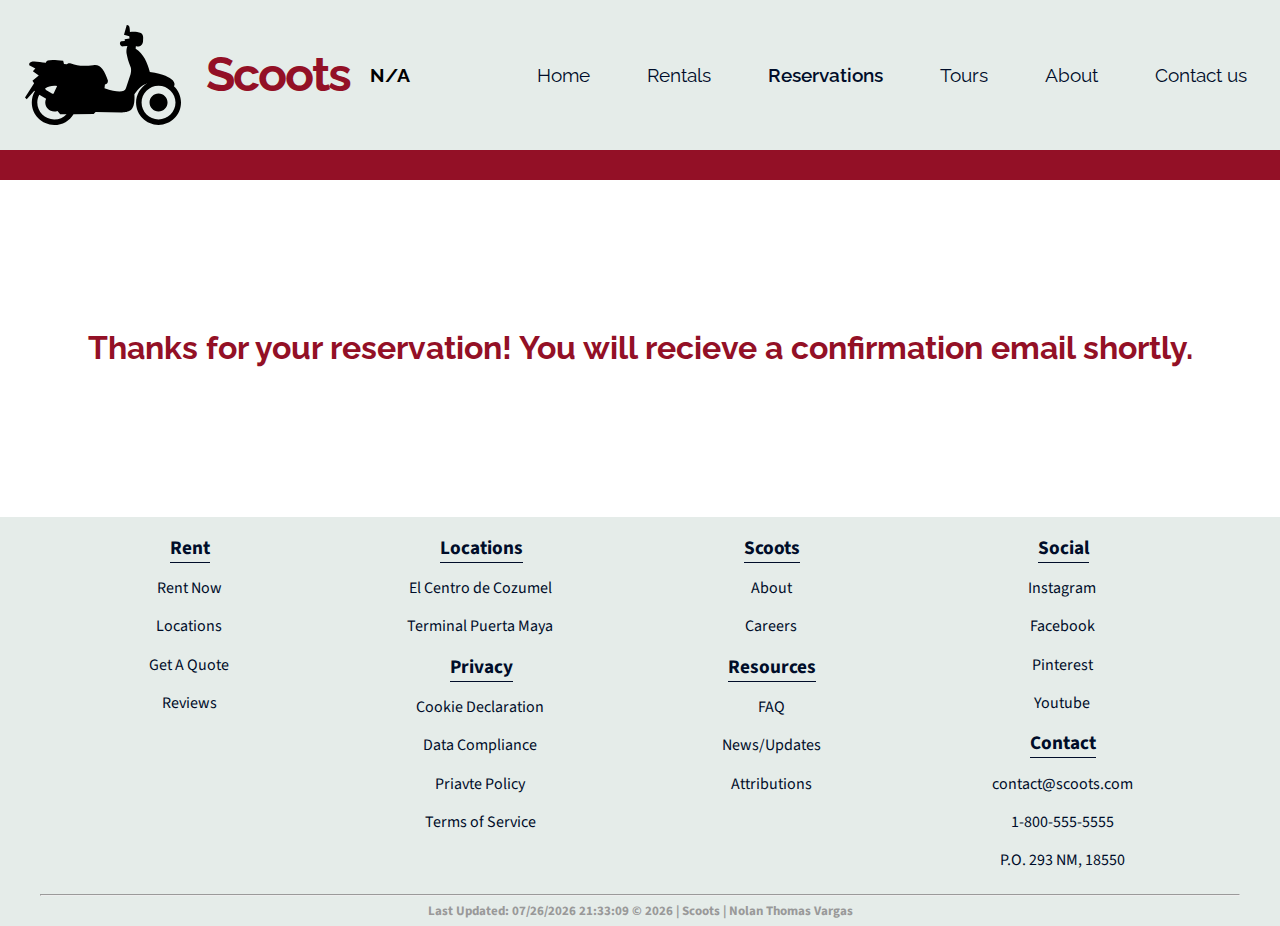
<file: thanks.html>
<!DOCTYPE html>
<html lang="en">
  <head>
    <meta charset="UTF-8" />
    <meta http-equiv="X-UA-Compatible" content="IE=edge" />
    <meta name="viewport" content="width=device-width, initial-scale=1.0" />
    <link rel="stylesheet" href="./styles/style.css" />
    <link rel="stylesheet" href="./styles/thanks.css">
    <link rel="stylesheet" href="./styles/normalize.css" />
    <title>Thanks | Scoots</title>
  </head>
  <body>
    <nav>
      <a class="logo" href="index.html"
        ><img src="images/logo.svg" alt="company logo" />
        <h1>Scoots</h1></a
      >

      <h5 class="currentTemp" data-hover="tooltip">N/A</h5>

      <a class="ham" class="ham" href="#"><img src="/images/menu--v1.jpg" /></a>

      <ul class="menu">
        <li class="menuItem"><a href="/index.html">Home</a></li>
        <li class="menuItem">
          <a href="/rentals.html">Rentals</a>
        </li>
        <li  id="active"class="menuItem"><a href="/reservations.html">Reservations</a></li>
        <li class="menuItem"><a href="/tours.html">Tours</a></li>
        <li class="menuItem"><a href="/about.html">About</a></li>
        <li class="menuItem"><a href="/contact.html">Contact us</a></li>
      </ul>
    </nav>

    <div id="forecast">
        <div id="forecastParent">
            <section class="forecast">
            </section>
        </div>
    </div>

    <h1 class="title">Thanks for your reservation! You will recieve a confirmation email shortly.</h1>
    <footer>
      <div class="footerContent">
        <div class="footerBlock rent">
          <ul data-header="Rent">
            <a href="/rentals.html"><li>Rent Now</li></a>
            <a href="/locations.html"><li>Locations</li></a>
            <a href="/quote.html"><li>Get A Quote</li></a>
            <a
              href="https://www.bbb.org/"
              target="_blank"
              rel="noopener noreferrer"
              ><li>Reviews</li></a
            >
          </ul>
        </div>

        <div class="footerBlock locations privacy">
          <ul data-header="Locations">
            <a href="/locations.html"> <li>El Centro de Cozumel</li></a>
            <a href="/locations.html"> <li>Terminal Puerta Maya</li></a>
          </ul>

          <ul data-header="Privacy">
            <li>Cookie Declaration</li>
            <li>Data Compliance</li>
            <li>Priavte Policy</li>
            <li>Terms of Service</li>
          </ul>
        </div>

        <div class="footerBlock scoots resources">
          <ul data-header="Scoots">
            <a href="/about.html"> <li>About</li></a>
            <li>Careers</li>
          </ul>

          <ul data-header="Resources">
            <a href="index.html"><li>FAQ</li></a>
            <a href="news.html"> <li>News/Updates</li></a>
            <a class="trigger_popup" onclick="attribute()"> <li>Attributions</li></a>
          </ul>
        </div>

        
        <div class="footerBlock social contact">
          <ul data-header="Social">
            <a
              href="https://instagram.com"
              target="_blank"
              rel="noopener noreferrer"
            >
              <li>Instagram</li></a
            >
            <a
              href="https://instagram.com"
              target="_blank"
              rel="noopener noreferrer"
            >
              <li>Facebook</li></a
            >
            <a
              href="https://facebook.com"
              target="_blank"
              rel="noopener noreferrer"
            >
              <li>Pinterest</li></a
            ><a
            href="https://pinterest.com"
            target="_blank"
            rel="noopener noreferrer"
          >
          <a
          href="https://youtube.com"
          target="_blank"
          rel="noopener noreferrer"
        >
          <li>Youtube</li></a
        > 
          </ul>

          <ul data-header="Contact">
            <li>contact@scoots.com</li>
            <li>1-800-555-5555</li>
            <li>P.O. 293 NM, 18550</li>
          </ul>
        </div>

        <hr />

        <h5 class="subFooter">
          Last Modified: this time | Scoots copyright etc
        </h5>
      </div>
    </footer>

    <div class="attributes">
    </div>


    <script src="js/index.js"></script>
    <script src="/js/weather.js"></script>
    <script src='/js/footer.js'></script>
    <script src="js/popup.js"></script>
  </body>
</html>
</file>
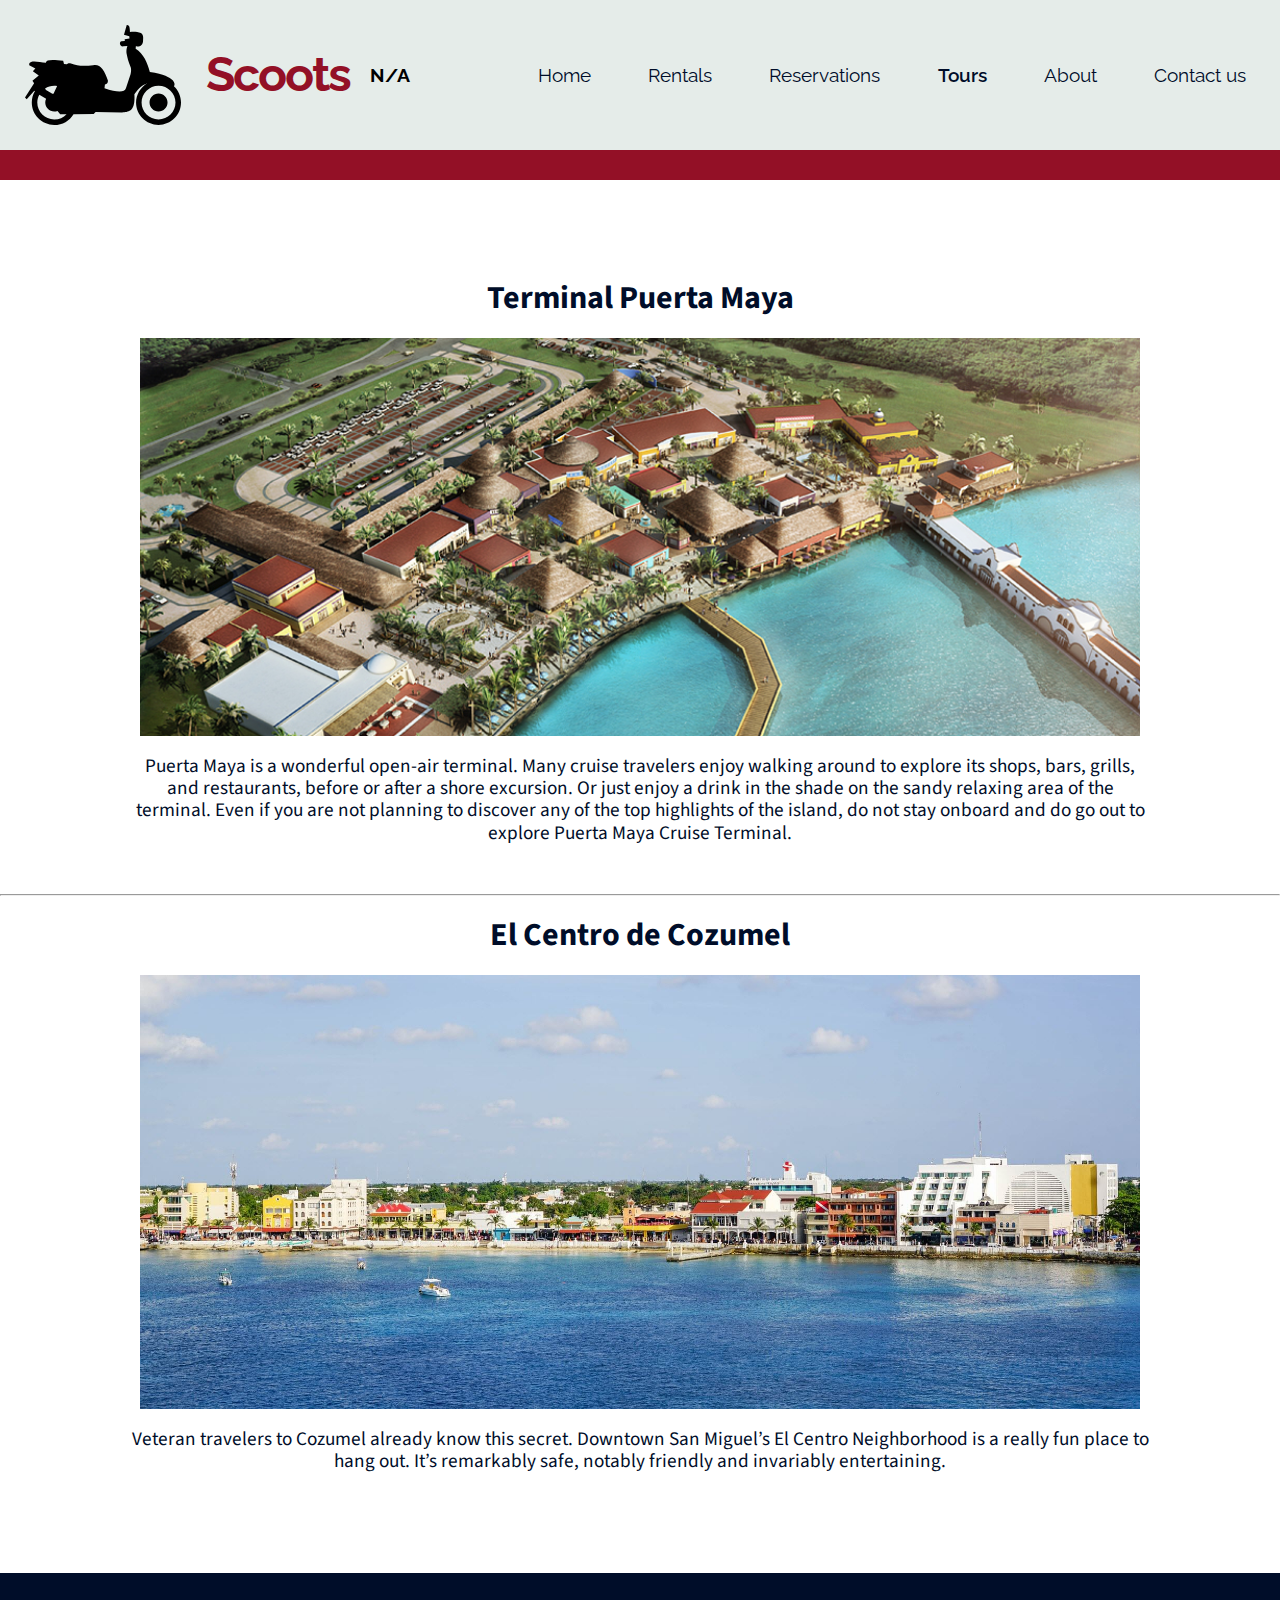
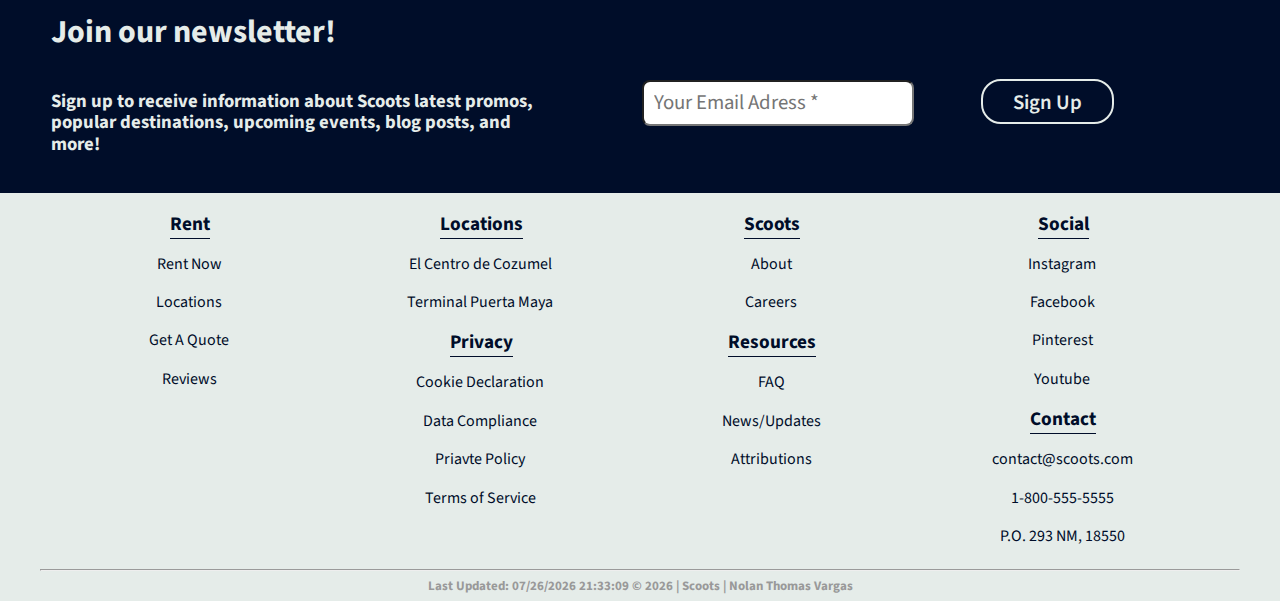
<file: tours.html>
<!DOCTYPE html>
<html lang="en">
  <head>
    <meta charset="UTF-8" />
    <meta http-equiv="X-UA-Compatible" content="IE=edge" />
    <meta name="viewport" content="width=device-width, initial-scale=1.0" />
    <link rel="stylesheet" href="./styles/style.css" />
    <link rel="stylesheet" href="./styles/normalize.css" />
    <link rel="stylesheet" href="./styles/tours.css">
    <title>Tours | Scoots</title>
  </head>
  <body>
    <nav>
      <a class="logo" href="index.html"
        ><img src="images/logo.svg" alt="company logo" />
        <h1>Scoots</h1></a
      >

      <h5 class="currentTemp" data-hover="tooltip">N/A</h5>

      <a class="ham" class="ham" href="#"><img src="/images/menu--v1.jpg" /></a>

      <ul class="menu">
        <li class="menuItem"><a href="/index.html">Home</a></li>
        <li class="menuItem">
          <a href="/rentals.html">Rentals</a>
        </li>
        <li class="menuItem"><a href="/reservations.html">Reservations</a></li>
        <li id="active" class="menuItem"><a href="/tours.html">Tours</a></li>
        <li class="menuItem"><a href="/about.html">About</a></li>
        <li class="menuItem"><a href="/contact.html">Contact us</a></li>
      </ul>
    </nav>

    <div id="forecast">
        <div id="forecastParent">
            <section class="forecast">
            </section>
        </div>
    </div>

    <div class="content">
      <h1>Terminal Puerta Maya</h1>
    <img src="/images/elterminal.jpg" alt="Terminal Puerta Maya">
    <p>Puerta Maya is a wonderful open-air terminal. Many cruise travelers enjoy walking around to explore its shops, bars, grills, and restaurants, before or after a shore excursion. Or just enjoy a drink in the shade on the sandy relaxing area of the terminal. Even if you are not planning to discover any of the top highlights of the island, do not stay onboard and do go out to explore Puerta Maya Cruise Terminal.</p>
    <hr>
    <h1>El Centro de Cozumel</h1>

    <img src="/images/elcentro.jpg" alt="El Centro de Cozumel">

    <p>Veteran travelers to Cozumel already know this secret. Downtown San Miguel’s El Centro Neighborhood  is a really fun place to hang out. It’s remarkably safe, notably friendly and invariably entertaining. </p>
  </div>
    <section class="newsletter">
      <h1 id="join">Join our newsletter!</h1>
      <h3>
        Sign up to receive information about Scoots latest promos, popular
        destinations, upcoming events, blog posts, and more!
      </h3>
      <form class="newsletterForm" method="get" onsubmit="test()">
        <label>
          <input
            id="email"
            type="email"
            name="email"
            placeholder="Your Email Adress *"
            required
            value
            autocomplete="email"
          />
        </label>
        <input id="submit" type="submit" value="Sign Up" />
      </form>
    </section>

    <footer>
      <div class="footerContent">
        <div class="footerBlock rent">
          <ul data-header="Rent">
            <a href="/rentals.html"><li>Rent Now</li></a>
            <a href="/locations.html"><li>Locations</li></a>
            <a href="/quote.html"><li>Get A Quote</li></a>
            <a
              href="https://www.bbb.org/"
              target="_blank"
              rel="noopener noreferrer"
              ><li>Reviews</li></a
            >
          </ul>
        </div>

        <div class="footerBlock locations privacy">
          <ul data-header="Locations">
            <a href="/locations.html"> <li>El Centro de Cozumel</li></a>
            <a href="/locations.html"> <li>Terminal Puerta Maya</li></a>
          </ul>

          <ul data-header="Privacy">
            <li>Cookie Declaration</li>
            <li>Data Compliance</li>
            <li>Priavte Policy</li>
            <li>Terms of Service</li>
          </ul>
        </div>

        <div class="footerBlock scoots resources">
          <ul data-header="Scoots">
            <a href="/about.html"> <li>About</li></a>
            <li>Careers</li>
          </ul>

          <ul data-header="Resources">
            <a href="index.html"><li>FAQ</li></a>
            <a href="news.html"> <li>News/Updates</li></a>
            <a class="trigger_popup" onclick="attribute()"> <li>Attributions</li></a>
          </ul>
        </div>

        
        <div class="footerBlock social contact">
          <ul data-header="Social">
            <a
              href="https://instagram.com"
              target="_blank"
              rel="noopener noreferrer"
            >
              <li>Instagram</li></a
            >
            <a
              href="https://instagram.com"
              target="_blank"
              rel="noopener noreferrer"
            >
              <li>Facebook</li></a
            >
            <a
              href="https://facebook.com"
              target="_blank"
              rel="noopener noreferrer"
            >
              <li>Pinterest</li></a
            ><a
            href="https://pinterest.com"
            target="_blank"
            rel="noopener noreferrer"
          >
          <a
          href="https://youtube.com"
          target="_blank"
          rel="noopener noreferrer"
        >
          <li>Youtube</li></a
        > 
          </ul>

          <ul data-header="Contact">
            <li>contact@scoots.com</li>
            <li>1-800-555-5555</li>
            <li>P.O. 293 NM, 18550</li>
          </ul>
        </div>

        <hr />

        <h5 class="subFooter">
          Last Modified: this time | Scoots copyright etc
        </h5>
      </div>
    </footer>

    <div class="attributes">
    </div>


    <script src="js/index.js"></script>
    <script src="/js/weather.js"></script>
    <script src='/js/footer.js'></script>
    <script src="js/popup.js"></script>
  </body>
</html>
</file>
<file: styles/style.css>
@import url("https://fonts.googleapis.com/css2?family=Raleway:wght@400;600&family=Source+Sans+Pro:wght@300;400;600&display=swap");
:root {
  --grey: #50514f;
  --crimson: #931026;
  --white: #e5ece9;
  --blue: #000d29;

  --raleway: "Raleway", sans-serif;
  --sspro: "Source Sans Pro", sans-serif;
}

nav {
  display: block;
  height: 150px;
  background-color: var(--white);
}

nav * {
  text-decoration: none;
}

body {
  min-width: 315px;
  max-width: 100vw;
  overflow: visible;
}

#active {
  color: var(--crimson);
  font-weight: 600;
}

#active:hover {
  color: var(--white);
}

.logo {
  display: flex;
  max-width: 200px;
  width: 40vw;
  align-items: center;
  height: 100%;
}

.logo h1 {
  font-size: 3rem;
  display: inline;
  font-family: var(--raleway);
  color: var(--crimson);
  overflow: visible;
  letter-spacing: -0.04em;
}

.logo img {
  max-width: 156px;
  width: 25vw;
  height: 100px;
  margin: auto 25px;
}

.menu {
  float: right;
  list-style-type: none;
  position: relative;
  margin-right: 20px;
  bottom: 105px;
  font-family: var(--raleway);
  font-size: 1.2rem;
}

.ham {
  display: inline;
  filter: invert(1);
  float: right;
  position: relative;
  bottom: 86px;
  margin-right: 10px;
}

.menuItem {
  display: none;
}

.responsive {
  width: 100%;
  margin: 0;
  background-color: var(--grey);
  margin-top: 100px;
  padding-bottom: 25px;
}
.responsive li {
  display: block;
  text-align: center;
  margin: auto;
  height: 40px;
  max-width: 200px;
}

.responsive a {
  position: relative;
  top: 8px;
}

.responsive li:hover {
  transition-duration: 0.2s;
  background-color: var(--white);
}

.responsive li:hover a {
  color: var(--blue);
}

.responsive li a {
  color: var(--white);
}

.currentTemp {
  display: inline;
  float: right;
  position: relative;
  bottom: 115px;
  right: 150px;
  font-size: 1.2rem;
  font-family: var(--raleway);
  margin-right: -70px;
}

@media (max-width: 718px) {
  .responsive {
    margin-top: 170px;
    margin-bottom: -105px;
  }
}

@media (max-width: 1079px) {
  .responsive {
    margin-bottom: -105px;
  }
}
@media (min-width: 1080px) {
  .menu {
    position: relative;
    bottom: 115px;
    float: right;
    display: flex;
    max-width: 900px;
    width: 60%;
    list-style: none;
    margin-right: 5px;
  }
  .menuItem {
    display: block;
    flex: 1 1 auto;
    text-align: center;
    padding-bottom: 10px;
    padding-top: 10px;
  }

  .menuItem:hover {
    color: var(--white);
    background-color: var(--crimson);
    transition-duration: 0.2s;
  }

  nav ul li:hover a {
    color: var(--white);
    transition-duration: 0.2s;
  }

  .menu a {
    text-align: center;
    color: var(--blue);
  }

  .ham {
    display: none;
  }

  .currentTemp {
    display: inline;
    position: relative;
    bottom: 86px;
    left: 370px;
    float: none;
  }
}

@media (max-width: 500px) {
  .logo h1 {
    font-size: 2rem;
  }

  .logo img {
    margin-right: 5px;
  }

  nav {
    height: 100px;
  }

  .menu {
    margin-top: 100px;
    margin-bottom: -105px;
  }

  .currentTemp {
    margin-top: 58px;
    margin-right: -20px;
    right: 23vw;
    font-size: 1rem;
  }
  .ham {
    bottom: 62px;
    margin-right: 0px;
  }
}

::marker {
  list-style-type: none;
}

ul:before {
  content: attr(data-header);
  font-size: 120%;
  font-weight: bold;
  margin-left: -15px;
}

.currentTemp:before {
  line-height: 25px;
  white-space: pre;
  content: attr(data-hover);
  visibility: hidden;
  opacity: 0;
  width: auto;
  background-color: var(--blue);
  color: var(--white);
  transition-duration: 0.15s;
  text-align: center;
  border-radius: 5px;
  padding: 10px 0;
  position: absolute;
  z-index: 1;
  left: -200%;
  top: 200%;
  font-size: 1rem;
  font-weight: 300;
  overflow: hidden;
}

.currentTemp:hover:before {
  opacity: 1;
  visibility: visible;
}

/*-------------------------------------------------------------------------*/

.newsletter {
  background-color: var(--blue);
  height: 180px;
  display: grid;
  padding: 20px 4vw;
}

.newsletter * {
  display: inline;
  color: var(--white);
  font-family: var(--sspro);
}

.newsletter form {
  justify-self: right;
  margin-right: 250px;
  position: relative;
  bottom: 95px;
  margin-right: 9vw;
}

.newsletter form input {
  color: #000d29;
  height: 40px;
  font-size: 1.3rem;
  margin-right: 5vw;
}

#submit {
  padding: 10px 30px;
  height: 45px;
  border-radius: 20px;
  font-weight: 600;
  background-color: var(--blue);
  border: 2px solid var(--white);
  color: var(--white);
}

@media (max-width: 1325px) {
  #submit {
    margin-right: 0;
  }
}

@media (max-width: 1080px) {
  .newsletter {
    height: 245px;
    text-align: center;
    grid-template-rows: repeat(3, 75px);
    grid-template-columns: 1fr 1fr;
    padding: 0;
  }

  .newsletter h1 {
    grid-area: 1/1/1/3;
  }

  .newsletter h3 {
    grid-area: 2/1/2/3;
    margin: 0;
    padding-left: 20px;
    padding-right: 20px;
  }

  .newsletter form {
    grid-area: 3/1/3/3;
    margin: auto;
    top: 0;
    right: 0;
    left: 0;
    bottom: 0;
  }
  #email {
    width: 40vw;
    max-width: 300px;
  }
  .currentTemp:before {
    left: -20vw;
  }
}

@media (max-width: 709px) {
  .newsletter {
    width: 100%;
  }
}

#submit:hover {
  transition-duration: 0.3s;
  background-color: var(--white);
  color: var(--blue);
}

@media (min-width: 1080px) {
  #email {
    width: 20vw;
  }
  .newsletter h3 {
    max-width: 500px;
  }
}
#email {
  border-radius: 8px;
  padding-left: 10px;
  font-weight: 400;
}

/*-------------------------------------------------------*/

footer {
  background-color: var(--white);
}

.footerContent {
  max-width: 1200px;
  margin: auto;
}

footer * {
  list-style: none;
  font-family: var(--sspro);
  font-size: 1rem;
  text-decoration: none;
  color: var(--blue);
}

.footerBlock {
  width: 24%;
  display: inline-block;
  vertical-align: top;
  text-align: center;
  margin: 0;
  position: relative;
  right: 15px;
}

footer ul li {
  margin-top: 20px;
}

footer ul {
  margin-top: 20px;
}

ul::before {
  margin-left: 2px;
  border-bottom: 1px solid var(--blue);
}

.subFooter {
  margin: auto;
  color: #999;
  text-align: center;
  padding-bottom: 7px;
  font-size: small;
}

@media (max-width: 500px) {
  .footerBlock {
    width: 49%;
  }

  .scoots,
  .resources {
    position: relative;
    bottom: 80px;
  }
}

.success {
  display: inline;
  position: relative;
  bottom: 10px;
  left: 15px;
  text-align: right;
  float: right;
}

/*--------------popup---------------------------------------------------*/

.trigger_popup {
  cursor: pointer;
}
.attributes * {
  font-family: var(--sspro);
}
.attributes {
  background: rgba(0, 0, 0, 0.4);
  cursor: pointer;
  display: none;
  height: 100%;
  position: fixed;
  text-align: center;
  top: 0;
  width: 100vw;
  z-index: 10000;
}
.attributes .helper {
  display: inline-block;
  height: 100%;
  vertical-align: middle;
}
.attributes > div {
  background-color: #fff;
  box-shadow: 10px 10px 60px #555;
  display: inline-block;
  height: auto;
  max-width: 551px;
  min-height: 100px;
  vertical-align: middle;
  width: 60%;
  position: relative;
  border-radius: 8px;
  padding: 15px 5%;
}
.popupCloseButton {
  background-color: #fff;
  border: 3px solid #999;
  border-radius: 50px;
  cursor: pointer;
  display: inline-block;
  font-family: arial;
  font-weight: bold;
  position: absolute;
  top: -20px;
  right: -20px;
  font-size: 25px;
  line-height: 30px;
  width: 30px;
  height: 30px;
  text-align: center;
}
.popupCloseButton:hover {
  background-color: #ccc;
}

#forecastParent {
  display: block;
  margin: auto;
  max-width: 1000px;
  height: 30px;
}

.forecast {
  display: grid;
  grid-template-columns: repeat(5, 200px);
}

.card {
  height: 30px;
  border-right: 1px solid var(--white);
  min-width: 63px;
}

#last {
  border-right: none;
  max-width: 180px;
}

.card * {
  display: inline;
  margin: 0;
  margin-left: 10%;
  position: relative;
  top: 3px;
  font-family: var(--sspro);
  color: var(--white);
}

.card img {
  width: 30px;
  float: right;
  top: 0px;
  margin-right: 30px;
  margin-left: 0;
}

@media (max-width: 1000px) {
  .forecast {
    display: grid;
    grid-template-columns: repeat(5, 19vw);
  }

  .card * {
    margin: 1vw;
  }

  .card img {
    margin-right: 1vw;
    margin-top: 0;
  }
}

@media (max-width: 819px) {
  .card * {
    margin: 0.5vw;
  }
}

@media (max-width: 718px) {
  .card {
    height: 100px;
    border-right: 1px solid var(--blue);
  }
  .card * {
    display: block;
    text-align: center;
    color: var(--blue);
  }
  #forecastParent {
    height: 100px;
    background-color: var(--white);
  }
  .card img {
    float: none;
    margin: auto;
  }
}

#forecast {
  width: 100%;
  background-color: var(--crimson);
}
</file>
<file: styles/home.css>
@import url("https://fonts.googleapis.com/css2?family=Raleway:wght@400;600;800&family=Source+Sans+Pro:wght@300;400;600&display=swap");
:root {
  --grey: #50514f;
  --crimson: #931026;
  --white: #e5ece9;
  --blue: #000d29;

  --raleway: "Raleway", sans-serif;
  --sspro: "Source Sans Pro", sans-serif;
}

.hero-text button {
  color: var(--white);
  background-color: rgba(0, 0, 0, 0.1);
  border-radius: 30px;
  font-weight: 600;
  font-family: var(--raleway);
  border: 5px solid var(--crimson);
  cursor: pointer;
  display: inline;
}
.hero-text button:hover {
  transition-duration: 0.2s;
  background-color: var(--white);
  color: var(--crimson);
}

.hero-image {
  background-image: url("../images/beach-hero.jpg");
  background-position: center;
  background-repeat: no-repeat;
  background-size: cover;
}

.hero-text h1 {
  color: var(--crimson);
  font-family: var(--raleway);
}

.hero-text {
  display: block;
  text-align: center;
  padding-top: 40vw;
  padding-bottom: 25%;
}

.faq {
  text-align: center;
  font-family: var(--sspro);
  color: var(--blue);
}

.faq p {
  font-size: 1.2rem;
}

.faq p a {
  color: var(--blue);
}

@media (max-width: 500px) {
  .hero-image {
    height: 100vw;
  }
  .hero-text h1 {
    font-size: 2rem;
  }
}

@media (min-width: 501px) {
  .hero-image {
    height: 50vh;
    max-height: 800px;
  }
}

@media (min-width: 650px) {
  .hero-text {
    padding-bottom: 20vw;
    padding-top: 10vw;
  }
  .hero-text h1 {
    font-size: 3rem;
    padding-left: 20px;
    padding-right: 20px;
  }
  .hero-text button {
    padding: 20px;
    font-size: 1.5rem;
  }
}
</file>
<file: styles/reservations.css>
#stormCenter h1 {
  margin: 10px auto;
  text-align: center;
  font-family: "Quicksand", sans-serif;
}

.form {
  background-color: lightgray;
  max-width: 700px;
  margin: auto;
  padding-bottom: 20px;
  margin-bottom: 20px;
}

.form * {
  font-family: var(--sspro);
  font-weight: 600;
  color: var(--blue);
  display: block;
  padding-top: 10px;
  margin: 5px;
}
#tickmarks {
  display: none;
}

#rating {
  width: 15vw;
  padding: 0;
  margin-top: -5px;
}
.flexly {
  display: flex;
}
#location *,
#location,
#danger,
#danger * {
  padding: 0;
}
#location label,
#danger label {
  display: flex;
}

#location h4,
#danger h4 {
  display: block;
}
[type*="submit"] {
  width: 100px;
  margin: 20px auto;
  padding-bottom: 10px;
}
[type*="text"],
[type*="email"],
[type*="tel"] {
  width: 50%;
}

#danger {
  margin-top: 10px;
}

.reserveTitle,
#title {
  text-align: center;
  font-family: var(--raleway);
  font-weight: 700;
  color: var(--crimson);
  margin-top: 100px;
  margin-bottom: 50px;
  border-bottom: 2px solid var(--crimson);
}

#submit {
  padding: 10px;
}

iframe {
  display: block;
  margin: auto;
  width: 90vw;
  max-width: 500px;
}
</file>
<file: styles/thanks.css>
.title {
  font-family: var(--raleway);
  color: var(--crimson);
  margin-top: 150px;
  margin-bottom: 150px;
  text-align: center;
}
</file>
<file: styles/rentals.css>
@import url("https://fonts.googleapis.com/css2?family=Raleway:wght@400;600;800&family=Source+Sans+Pro:wght@300;400;600&display=swap");
:root {
  --grey: #50514f;
  --crimson: #931026;
  --white: #e5ece9;
  --blue: #000d29;

  --raleway: "Raleway", sans-serif;
  --sspro: "Source Sans Pro", sans-serif;
}

.rental {
  margin: auto;
  margin-bottom: 100px;
  margin-top: 100px;
}

table {
  margin-left: auto;
  margin-right: auto;
}
td,
th {
  border-bottom: 1px solid black;
  font-family: var(--sspro);
  color: var(--blue);
  text-align: center;
}

@media (min-width: 1000px) {
  td,
  th {
    font-size: 1.55rem;
  }
}

@media (max-width: 455px) {
  td,
  th {
    font-size: 0.75rem;
  }
}

@media (min-width: 1700px) {
  td,
  th {
    padding-left: 20px;
  }
}

.prompt {
  text-align: center;
  font-family: var(--sspro);
  color: var(--blue);
  margin-top: 150px;
  margin-bottom: 150px;
}

@media (min-width: 1001px) {
  .vehicle img {
    width: 700px;
  }
  .vehicle {
    grid-template-columns: 1fr 1fr;
    max-width: 1000px;
  }
}

@media (max-width: 1000px) {
  .vehicle img {
    width: 70vw;
  }

  .vehicle * {
    font-size: 1.6rem;
  }
}

.vehicle * {
  font-family: var(--raleway);
  color: var(--crimson);
  margin: auto;
}

.vehicle {
  display: grid;
  margin-top: 50px;
  margin: auto;
}

p {
  width: 70%;
  display: block;
  margin: auto;
  font-family: var(--sspro);
  margin-bottom: 30px;
  font-size: 1.2rem;
}
</file>
<file: styles/tours.css>
.content img {
  width: 80vw;
  max-width: 1000px;
  margin: auto;
  display: block;
}

.content * {
  font-family: var(--sspro);
  color: var(--blue);
  text-align: center;
}

.content {
  margin-top: 100px;
  margin-bottom: 100px;
}
.content p {
  margin-bottom: 50px;
  margin-left: 10vw;
  margin-right: 10vw;
  font-size: 1.2rem;
}
</file>
